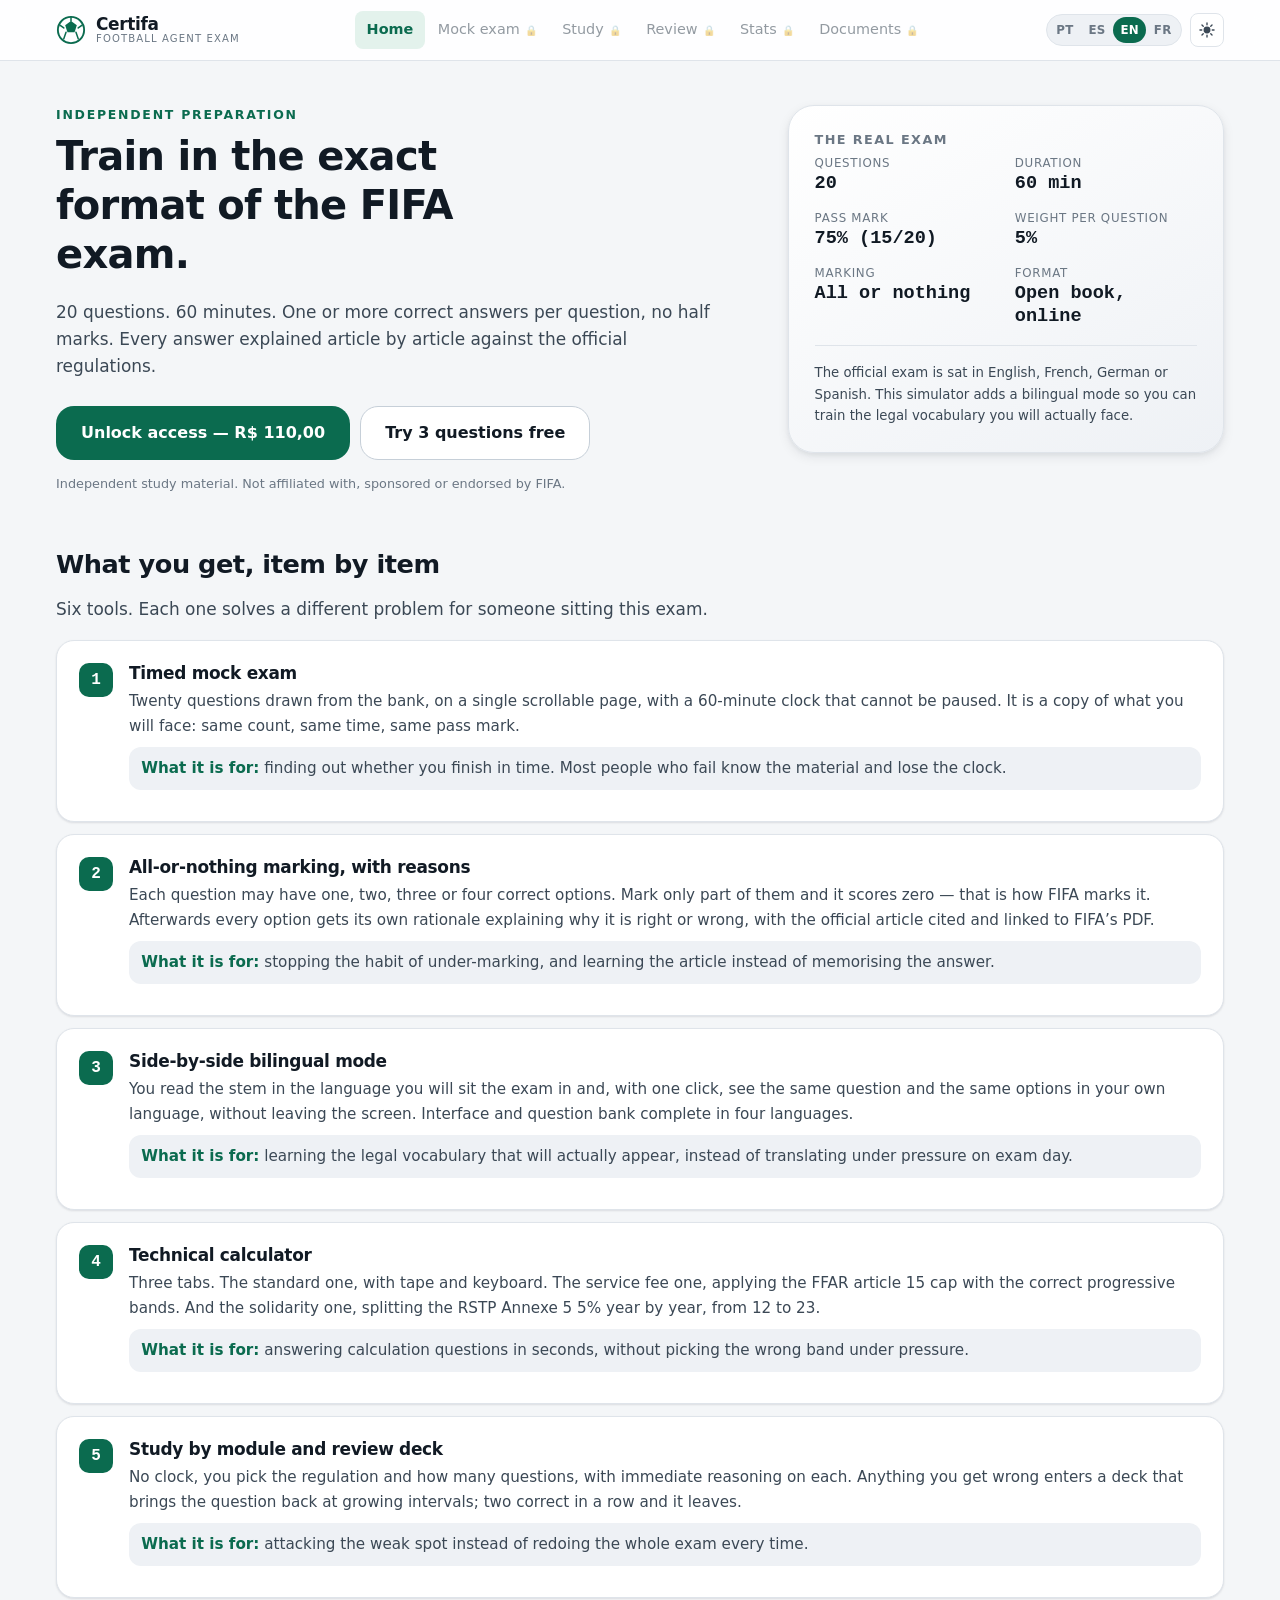
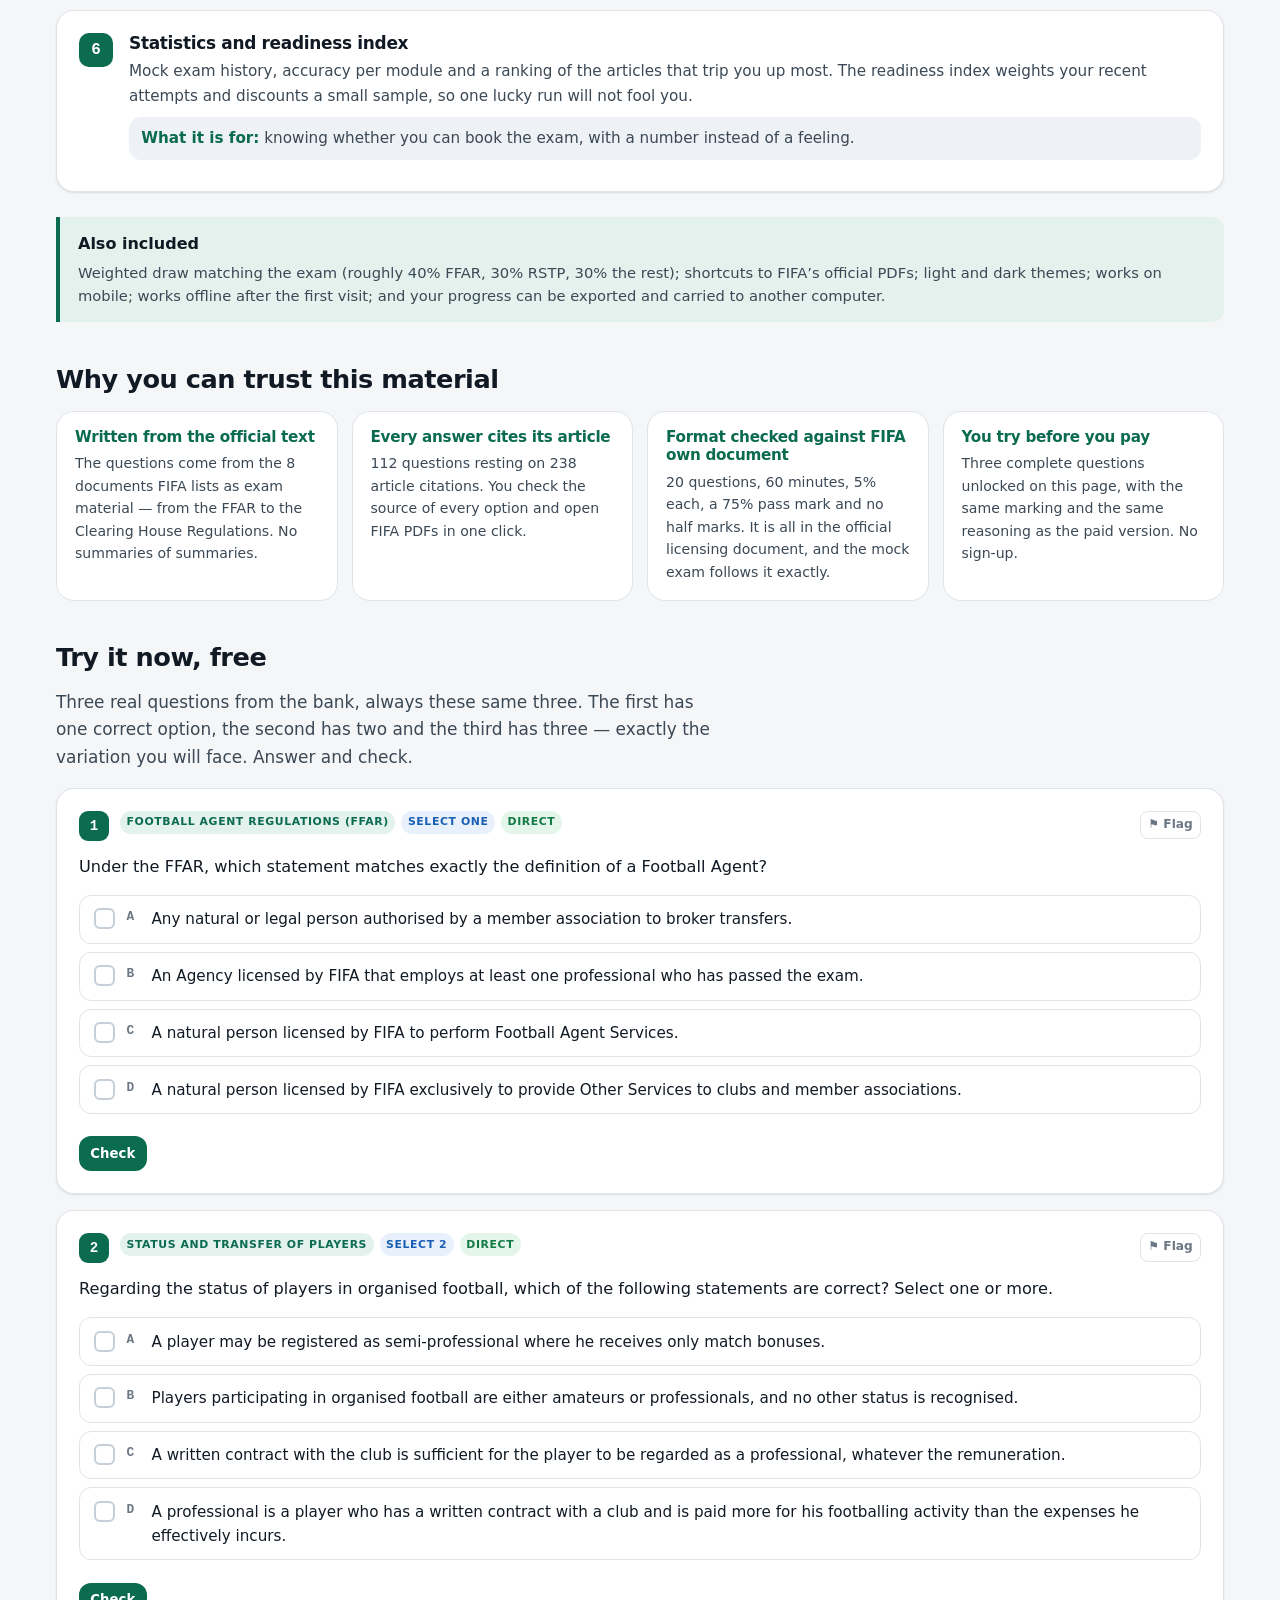
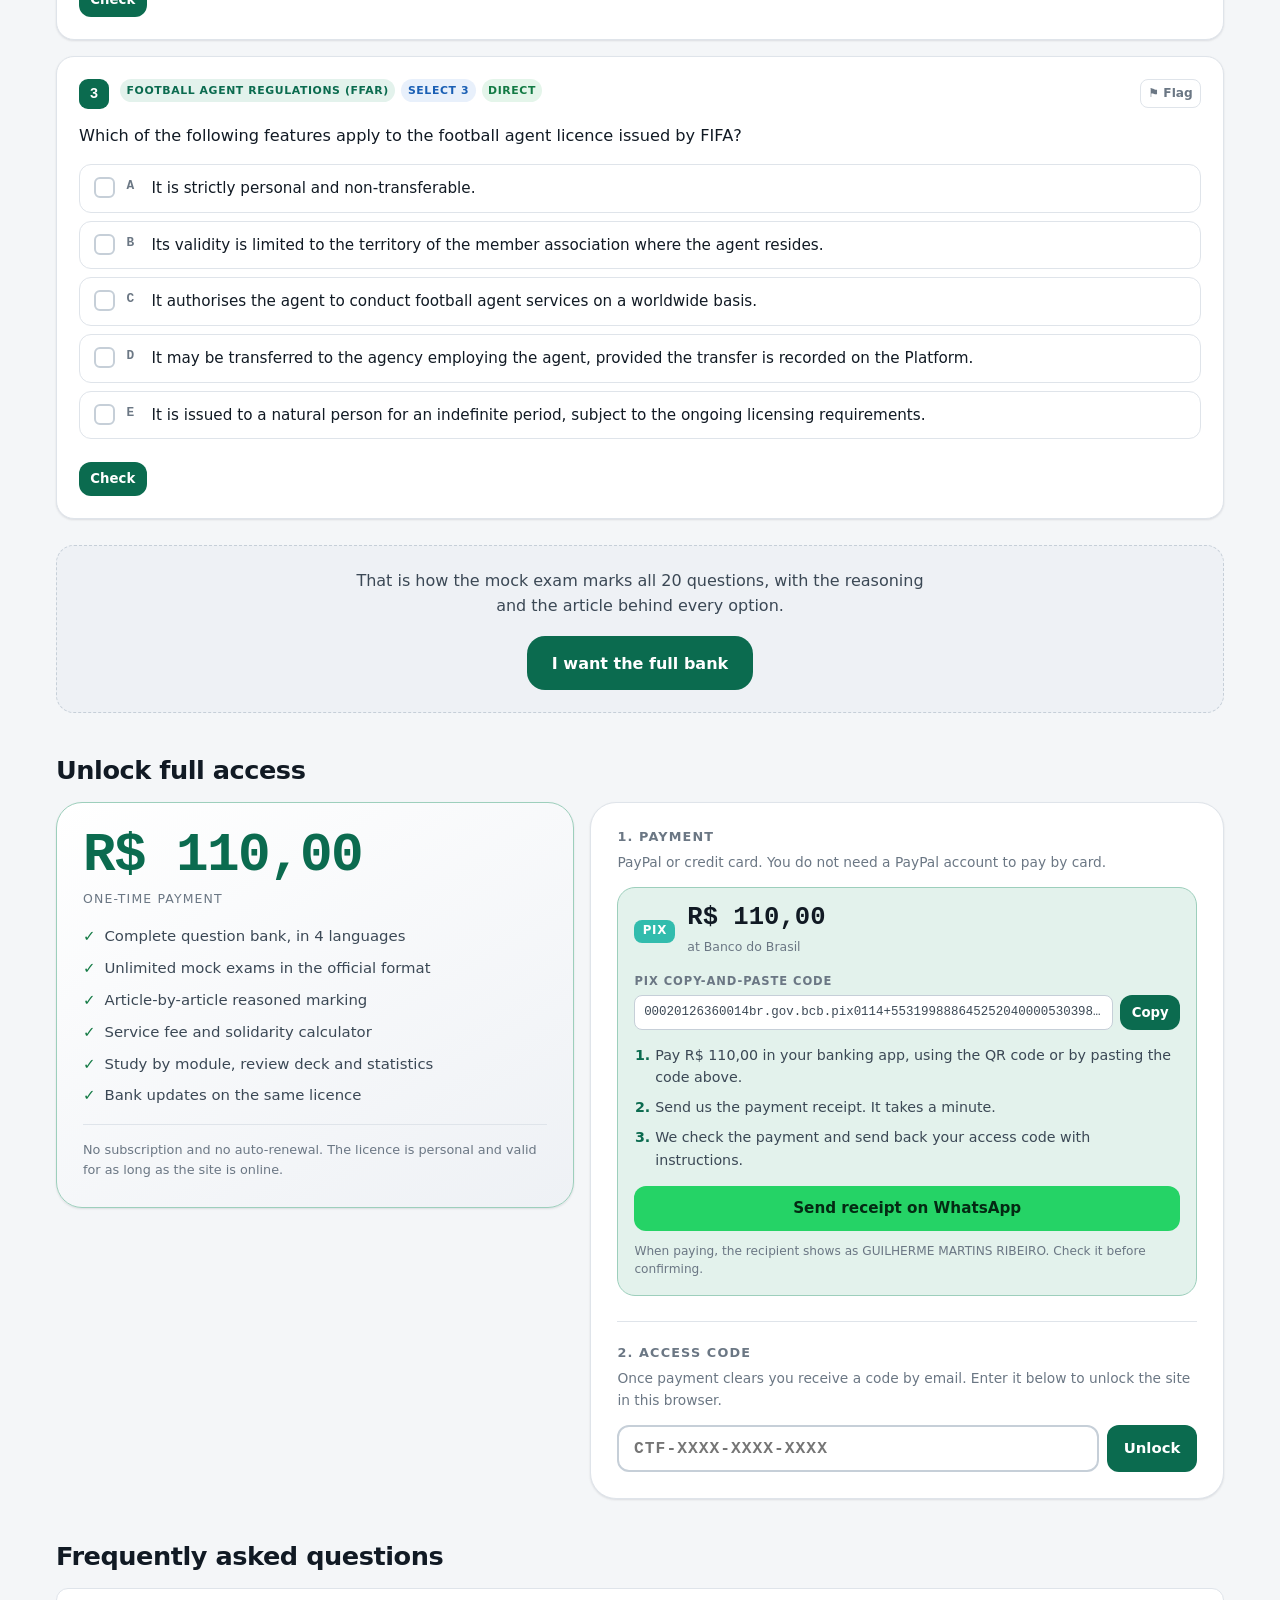
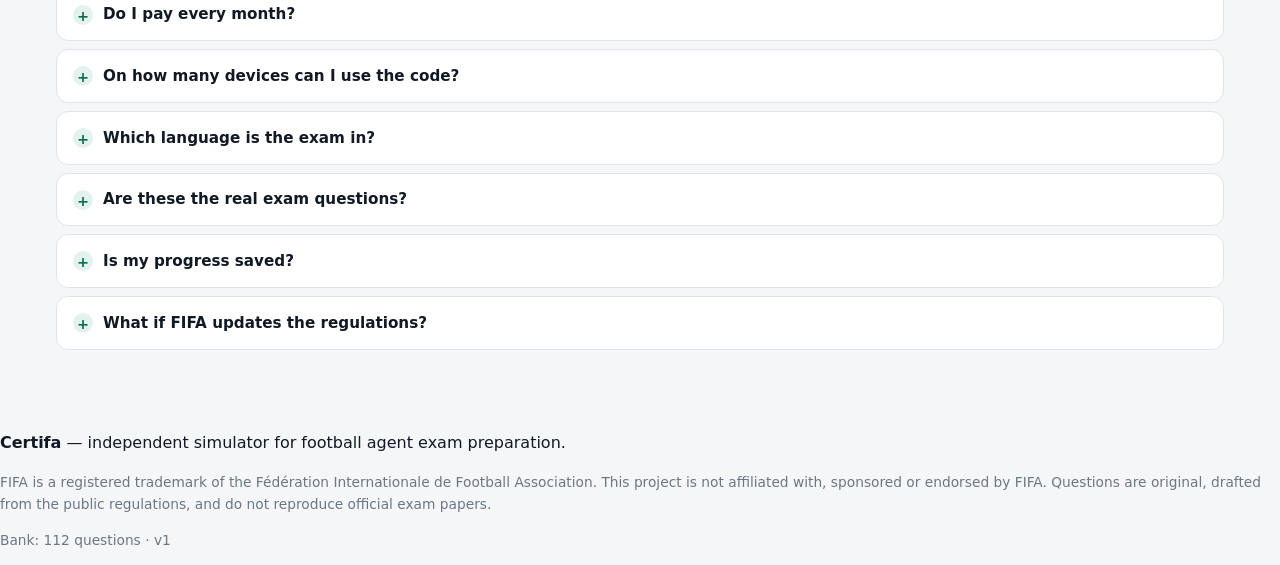
<file: index.html>
<!DOCTYPE html>
<html lang="pt-BR" data-theme="auto">
<head>
<meta charset="utf-8">
<meta name="viewport" content="width=device-width, initial-scale=1, viewport-fit=cover">
<title>Certifa — Simulador do Exame de Agente de Futebol FIFA</title>
<meta name="description" content="Simulador completo do FIFA Football Agent Exam: 20 questoes, 60 minutos, correcao tudo-ou-nada, com fundamentacao nos regulamentos oficiais e traducao em PT-BR, EN, ES e FR.">
<meta name="color-scheme" content="light dark">
<meta name="theme-color" content="#0b6b4f">
<link rel="manifest" href="manifest.webmanifest">
<link rel="icon" href="assets/img/favicon.svg" type="image/svg+xml">
<link rel="apple-touch-icon" href="assets/img/icon-192.png">
<link rel="canonical" href="https://certifa.com.br/">

<!-- Open Graph — como o link aparece ao ser colado no WhatsApp, Facebook, LinkedIn -->
<meta property="og:type" content="website">
<meta property="og:site_name" content="Certifa">
<meta property="og:title" content="Certifa — Simulador do Exame de Agente de Futebol FIFA">
<meta property="og:description" content="20 questoes, 60 minutos, correcao tudo-ou-nada, fundamentada artigo por artigo. Modo bilingue PT-BR/ES/EN/FR. Teste 3 questoes gratis.">
<meta property="og:url" content="https://certifa.com.br/">
<meta property="og:image" content="https://certifa.com.br/assets/img/og-cover.png">
<meta property="og:image:width" content="1200">
<meta property="og:image:height" content="630">
<meta property="og:image:alt" content="Certifa — Simulador do Exame de Agente de Futebol FIFA">
<meta property="og:locale" content="pt_BR">
<meta property="og:locale:alternate" content="es_ES">
<meta property="og:locale:alternate" content="en_US">
<meta property="og:locale:alternate" content="fr_FR">

<!-- Twitter/X -->
<meta name="twitter:card" content="summary_large_image">
<meta name="twitter:title" content="Certifa — Simulador do Exame de Agente de Futebol FIFA">
<meta name="twitter:description" content="20 questoes, 60 minutos, correcao tudo-ou-nada, fundamentada artigo por artigo. Modo bilingue PT-BR/ES/EN/FR.">
<meta name="twitter:image" content="https://certifa.com.br/assets/img/og-cover.png">

<!-- Dados estruturados: ajuda buscadores a entender que e um curso pago.
     O preco abaixo precisa ser atualizado a mao se o valor do Pix mudar
     em _ferramentas/publicar.py — nao ha sincronizacao automatica entre
     este bloco estatico e a configuracao em Python. -->
<script type="application/ld+json">
{
  "@context": "https://schema.org",
  "@type": "Course",
  "name": "Certifa — Simulador do Exame de Agente de Futebol FIFA",
  "description": "Simulador de preparacao para o FIFA Football Agent Exam, no formato oficial: 20 questoes, 60 minutos, uma ou mais alternativas corretas por questao, correcao tudo-ou-nada fundamentada nos regulamentos oficiais da FIFA. Disponivel em portugues, espanhol, ingles e frances.",
  "provider": {
    "@type": "Organization",
    "name": "Certifa",
    "sameAs": "https://certifa.com.br/"
  },
  "url": "https://certifa.com.br/",
  "image": "https://certifa.com.br/assets/img/og-cover.png",
  "inLanguage": ["pt-BR", "es", "en", "fr"],
  "offers": {
    "@type": "Offer",
    "price": "110.00",
    "priceCurrency": "BRL",
    "availability": "https://schema.org/InStock",
    "url": "https://certifa.com.br/"
  }
}
</script>

<link rel="stylesheet" href="assets/css/app.css?v=e4c543dc40">
</head>
<body>

<a class="skip-link" href="#main" data-i18n="a11y.skip">Ir para o conteudo</a>

<!-- ══════════════════════════ HEADER ══════════════════════════ -->
<header class="topbar" id="topbar">
  <div class="topbar__inner">
    <a class="brand" href="#/" aria-label="Certifa">
      <svg class="brand__mark" viewBox="0 0 32 32" aria-hidden="true">
        <circle cx="16" cy="16" r="14" fill="none" stroke="currentColor" stroke-width="2"/>
        <path d="M16 6.5l6.2 4.5-2.4 7.3h-7.6L9.8 11z" fill="currentColor"/>
        <path d="M16 2.5v4M27.5 11l-3.8 2.8M23.7 25.3l-2.4-7M8.3 25.3l2.4-7M4.5 11l3.8 2.8"
              stroke="currentColor" stroke-width="1.6" fill="none" stroke-linecap="round"/>
      </svg>
      <span class="brand__text"><b>Certifa</b><em data-i18n="brand.sub">Football Agent Exam</em></span>
    </a>

    <nav class="mainnav" id="mainnav" aria-label="Principal">
      <a href="#/"           data-route="home"    data-i18n="nav.home">Inicio</a>
      <a href="#/simulado"   data-route="exam"    data-i18n="nav.exam">Simulado</a>
      <a href="#/estudo"     data-route="study"   data-i18n="nav.study">Estudo</a>
      <a href="#/revisao"    data-route="review"  data-i18n="nav.review">Revisao</a>
      <a href="#/estatisticas" data-route="stats" data-i18n="nav.stats">Estatisticas</a>
      <a href="#/documentos" data-route="docs"    data-i18n="nav.docs">Documentos</a>
    </nav>

    <div class="topbar__tools">
      <div class="langswitch" role="group" aria-label="Idioma da interface">
        <button type="button" data-uilang="pt" title="Portugues (Brasil)">PT</button>
        <button type="button" data-uilang="es" title="Espanol">ES</button>
        <button type="button" data-uilang="en" title="English (US)">EN</button>
        <button type="button" data-uilang="fr" title="Francais">FR</button>
      </div>
      <button class="iconbtn" id="themeBtn" type="button" aria-label="Tema" title="Tema">
        <svg viewBox="0 0 24 24" aria-hidden="true" class="ico-sun"><circle cx="12" cy="12" r="4.6" fill="currentColor"/><g stroke="currentColor" stroke-width="1.8" stroke-linecap="round"><path d="M12 2.6v2.4M12 19v2.4M2.6 12h2.4M19 12h2.4M5.3 5.3l1.7 1.7M17 17l1.7 1.7M18.7 5.3L17 7M7 17l-1.7 1.7"/></g></svg>
        <svg viewBox="0 0 24 24" aria-hidden="true" class="ico-moon"><path d="M20 14.4A8.6 8.6 0 019.6 4a8.6 8.6 0 100 17 8.6 8.6 0 0010.4-6.6z" fill="currentColor"/></svg>
      </button>
      <button class="iconbtn burger" id="burger" type="button" aria-label="Menu" aria-expanded="false">
        <svg viewBox="0 0 24 24" aria-hidden="true"><g stroke="currentColor" stroke-width="2" stroke-linecap="round"><path d="M4 7h16M4 12h16M4 17h16"/></g></svg>
      </button>
    </div>
  </div>

  <!-- Barra de exame (visivel apenas durante o simulado) -->
  <div class="exambar" id="exambar" hidden>
    <div class="exambar__inner">
      <div class="clock" id="clock" role="timer" aria-live="off">
        <svg viewBox="0 0 24 24" aria-hidden="true"><circle cx="12" cy="13" r="8.4" fill="none" stroke="currentColor" stroke-width="1.9"/><path d="M12 8.6V13l3 1.8M9 2.6h6" stroke="currentColor" stroke-width="1.9" fill="none" stroke-linecap="round"/></svg>
        <span id="clockText">60:00</span>
      </div>
      <div class="exambar__meta">
        <span class="pill" id="answeredPill">0/20</span>
        <span class="pill pill--flag" id="flagPill" hidden>0</span>
      </div>
      <div class="exambar__actions">
        <button class="btn btn--ghost btn--sm" id="calcToggle" type="button" data-i18n="exam.calculator">Calculadora</button>
        <button class="btn btn--ghost btn--sm" id="navToggle" type="button" data-i18n="exam.navigator">Navegador</button>
        <button class="btn btn--primary btn--sm" id="submitExam" type="button" data-i18n="exam.submit">Entregar</button>
      </div>
    </div>
    <div class="exambar__progress"><i id="examProgress"></i></div>
  </div>
</header>

<!-- ══════════════════════════ MAIN ══════════════════════════ -->
<main id="main" class="main">

  <!-- ─────────── HOME (unica area publica) ─────────── -->
  <section class="view" id="view-home" hidden>

    <div class="hero">
      <div class="hero__text">
        <p class="eyebrow" data-i18n="home.eyebrow">Preparacao independente</p>
        <h1 data-i18n="home.title">Treine no formato exato da prova da FIFA.</h1>
        <p class="lede" data-i18n="home.lede">20 questoes. 60 minutos. Uma ou mais alternativas corretas por questao, sem meio ponto. Correcao com fundamentacao artigo por artigo nos regulamentos oficiais.</p>
        <div class="hero__cta">
          <a class="btn btn--primary btn--lg" href="#acesso" data-preco="home.cta">Liberar acesso</a>
          <a class="btn btn--outline btn--lg" href="#demo" data-i18n="home.ctaDemo">Testar 3 questoes gratis</a>
        </div>
        <p class="microcopy" data-i18n="home.disclaimer">Material de estudo independente. Nao afiliado, patrocinado ou endossado pela FIFA.</p>
      </div>
      <aside class="hero__card">
        <h2 data-i18n="home.factsTitle">A prova real</h2>
        <dl class="facts">
          <div><dt data-i18n="facts.q">Questoes</dt><dd>20</dd></div>
          <div><dt data-i18n="facts.t">Duracao</dt><dd>60 min</dd></div>
          <div><dt data-i18n="facts.p">Nota de corte</dt><dd>75% (15/20)</dd></div>
          <div><dt data-i18n="facts.w">Peso por questao</dt><dd>5%</dd></div>
          <div><dt data-i18n="facts.s">Correcao</dt><dd data-i18n="facts.sv">Tudo ou nada</dd></div>
          <div><dt data-i18n="facts.b">Formato</dt><dd data-i18n="facts.bv">Livro aberto, online</dd></div>
        </dl>
        <p class="hero__note" data-i18n="home.langNote">A prova oficial e aplicada em ingles, frances, alemao ou espanhol — nao ha versao em portugues. Por isso este simulador tem modo bilingue.</p>
      </aside>
    </div>

    <!-- barra de estado da licenca -->
    <div class="licbar licbar--on" id="licBarOn" hidden>
      <div>
        <strong data-i18n="lic.onTitle">Acesso liberado neste navegador</strong>
        <p class="muted small" id="licBarCode"></p>
      </div>
      <div class="licbar__acts">
        <a class="btn btn--primary btn--sm" href="#/simulado" data-i18n="lic.goExam">Ir para o simulado</a>
        <button class="btn btn--ghost btn--sm" id="licLogout" data-i18n="lic.logout">Sair</button>
      </div>
    </div>

    <!-- painel do aluno: so aparece com licenca ativa -->
    <div id="homePanel" hidden>
      <div class="grid grid--3">
        <article class="card card--stat">
          <h3 data-i18n="home.readiness">Indice de prontidao</h3>
          <div class="gauge" id="readinessGauge"><svg viewBox="0 0 120 68" aria-hidden="true"><path class="gauge__bg" d="M10 62a50 50 0 0 1 100 0"/><path class="gauge__fg" id="gaugePath" d="M10 62a50 50 0 0 1 100 0"/></svg><b id="readinessVal">—</b></div>
          <p class="muted small" id="readinessHint" data-i18n="home.readinessHint">Faca um simulado para calcular.</p>
        </article>
        <article class="card">
          <h3 data-i18n="home.nextWindow">Proxima janela de exame</h3>
          <div class="countdown" id="countdown"><span data-unit="d">—</span><span data-unit="h">—</span><span data-unit="m">—</span></div>
          <p class="muted small" id="countdownLabel"></p>
        </article>
        <article class="card">
          <h3 data-i18n="home.lastAttempts">Ultimas tentativas</h3>
          <ul class="attempts" id="lastAttempts"><li class="muted small" data-i18n="home.noAttempts">Nenhuma tentativa ainda.</li></ul>
        </article>
      </div>
      <h2 class="section-title" data-i18n="home.coverage">Cobertura por modulo</h2>
      <div class="modules" id="moduleBars"></div>
    </div>

    <!-- ═════════ O QUE E, ITEM POR ITEM ═════════ -->
    <h2 class="section-title" id="funcoes" data-i18n="home.whatTitle">O que voce recebe, item por item</h2>
    <p class="lede" data-i18n="home.whatLede">Sao seis ferramentas. Cada uma resolve um problema diferente de quem vai prestar o exame.</p>

    <div class="feats" id="featsList">
      <article class="feat">
        <div class="feat__ico" aria-hidden="true">1</div>
        <div class="feat__body">
          <h3 data-i18n="feat.1t">Simulado cronometrado</h3>
          <p data-i18n="feat.1d">Vinte questoes sorteadas do banco, numa unica pagina rolavel, com cronometro de 60 minutos que nao pode ser pausado. E a copia do que voce vai encontrar: mesma quantidade, mesmo tempo, mesma nota de corte.</p>
          <p class="feat__use"><b data-i18n="feat.forWhat">Para que serve:</b> <span data-i18n="feat.1u">descobrir se voce termina no tempo. A maioria dos reprovados sabe a materia e perde o relogio.</span></p>
        </div>
      </article>

      <article class="feat">
        <div class="feat__ico" aria-hidden="true">2</div>
        <div class="feat__body">
          <h3 data-i18n="feat.2t">Correcao tudo ou nada, fundamentada</h3>
          <p data-i18n="feat.2d">Cada questao pode ter uma, duas, tres ou quatro alternativas corretas. Marcou so parte, vale zero — e assim que a FIFA corrige. No fim, cada alternativa recebe uma justificativa propria dizendo por que esta certa ou errada, com o artigo oficial citado e link direto para o PDF da FIFA.</p>
          <p class="feat__use"><b data-i18n="feat.forWhat">Para que serve:</b> <span data-i18n="feat.2u">parar de errar por marcar de menos, e aprender o artigo em vez de decorar a resposta.</span></p>
        </div>
      </article>

      <article class="feat">
        <div class="feat__ico" aria-hidden="true">3</div>
        <div class="feat__body">
          <h3 data-i18n="feat.3t">Modo bilingue lado a lado</h3>
          <p data-i18n="feat.3d">A prova oficial nao existe em portugues. Aqui voce le o enunciado no idioma em que vai prestar — espanhol, ingles ou frances — e, com um clique, ve a mesma questao e as mesmas alternativas em portugues, sem sair da tela. Interface e banco completos nos quatro idiomas.</p>
          <p class="feat__use"><b data-i18n="feat.forWhat">Para que serve:</b> <span data-i18n="feat.3u">aprender o vocabulario juridico que vai cair na prova, em vez de traduzir no susto no dia.</span></p>
        </div>
      </article>

      <article class="feat">
        <div class="feat__ico" aria-hidden="true">4</div>
        <div class="feat__body">
          <h3 data-i18n="feat.4t">Calculadora tecnica</h3>
          <p data-i18n="feat.4d">Tres abas. A comum, com fita e teclado. A de comissao, que aplica o teto do art. 15 do FFAR com a faixa progressiva correta. E a de solidariedade, que reparte os 5% do Anexo 5 do RSTP ano a ano, de 12 a 23 anos.</p>
          <p class="feat__use"><b data-i18n="feat.forWhat">Para que serve:</b> <span data-i18n="feat.4u">responder questao de calculo em segundos, sem errar a faixa de percentual sob pressao.</span></p>
        </div>
      </article>

      <article class="feat">
        <div class="feat__ico" aria-hidden="true">5</div>
        <div class="feat__body">
          <h3 data-i18n="feat.5t">Estudo por modulo e deck de revisao</h3>
          <p data-i18n="feat.5d">Sem cronometro, escolhendo o regulamento e a quantidade, com fundamentacao imediata a cada questao. O que voce errar entra num deck que devolve a questao em intervalos crescentes; dois acertos seguidos e ela sai.</p>
          <p class="feat__use"><b data-i18n="feat.forWhat">Para que serve:</b> <span data-i18n="feat.5u">atacar o ponto fraco em vez de refazer a prova inteira toda vez.</span></p>
        </div>
      </article>

      <article class="feat">
        <div class="feat__ico" aria-hidden="true">6</div>
        <div class="feat__body">
          <h3 data-i18n="feat.6t">Estatisticas e indice de prontidao</h3>
          <p data-i18n="feat.6d">Historico de simulados, acerto por modulo e o ranking dos artigos que mais te derrubam. O indice de prontidao pondera as ultimas tentativas e desconta amostra pequena, entao ele nao te engana depois de um unico acerto de sorte.</p>
          <p class="feat__use"><b data-i18n="feat.forWhat">Para que serve:</b> <span data-i18n="feat.6u">saber se ja da para marcar a prova, com numero em vez de sensacao.</span></p>
        </div>
      </article>
    </div>

    <div class="callout">
      <strong data-i18n="home.extraTitle">Ainda incluso</strong>
      <p data-i18n="home.extraBody">Sorteio ponderado como o do exame (cerca de 40% FFAR, 30% RSTP, 30% os demais); atalhos para os PDFs oficiais da FIFA; tema claro e escuro; funciona no celular; funciona offline depois da primeira visita; e seu progresso pode ser exportado e levado para outro computador.</p>
    </div>

    <!-- ═════════ POR QUE CONFIAR ═════════ -->
    <h2 class="section-title" data-i18n="home.trustTitle">Por que confiar neste material</h2>
    <div class="grid grid--4" id="trustList"></div>

    <!-- Prova social real. Fica oculto ate PROVA_SOCIAL ser preenchido em app.js. -->
    <section id="socialProof" hidden></section>

    <!-- ═════════ DEMONSTRACAO ═════════ -->
    <h2 class="section-title" id="demo" data-i18n="home.demoTitle">Experimente agora, de graca</h2>
    <p class="lede" data-i18n="home.demoLede">Tres questoes reais do banco, sempre estas mesmas. A primeira tem uma alternativa correta, a segunda tem duas e a terceira tem tres — exatamente a variacao que voce vai enfrentar. Marque e confira.</p>
    <div class="qlist qlist--study" id="demoList"></div>
    <div class="demofoot">
      <p data-i18n="home.demoAfter">Foi assim que o simulado corrige as 20 questoes, com a fundamentacao e o artigo de cada alternativa.</p>
      <a class="btn btn--primary btn--lg" href="#acesso" data-i18n="home.demoCta">Quero o banco completo</a>
    </div>

    <!-- ═════════ ACESSO / PAGAMENTO ═════════ -->
    <h2 class="section-title" id="acesso" data-i18n="home.buyTitle">Liberar o acesso completo</h2>
    <div class="paywall">
      <div class="price">
        <div class="price__tag"><b>—</b><small data-i18n="price.once">pagamento unico</small></div>
        <ul class="price__list">
          <li data-i18n="price.i1">Banco completo de questoes, nos 4 idiomas</li>
          <li data-i18n="price.i2">Simulados ilimitados no formato oficial</li>
          <li data-i18n="price.i3">Correcao fundamentada artigo por artigo</li>
          <li data-i18n="price.i4">Calculadora de comissao e solidariedade</li>
          <li data-i18n="price.i5">Estudo por modulo, deck de revisao e estatisticas</li>
          <li data-i18n="price.i6">Atualizacoes do banco na mesma licenca</li>
        </ul>
        <p class="price__note" data-i18n="price.note">Sem assinatura e sem renovacao automatica. A licenca e pessoal e vale enquanto o site estiver no ar.</p>
      </div>

      <div class="checkout">
        <h3 data-i18n="buy.payTitle">1. Pagamento</h3>
        <p class="muted small" data-i18n="buy.payHelp">PayPal ou cartao de credito. Nao e preciso ter conta no PayPal para pagar com cartao.</p>
        <div id="payArea"></div>

        <h3 class="checkout__step2" data-i18n="buy.codeTitle">2. Codigo de acesso</h3>
        <p class="muted small" data-i18n="buy.codeHelp">Depois de confirmado o pagamento voce recebe um codigo por e-mail. Digite-o abaixo para liberar o site neste navegador.</p>
        <form class="codeform" id="codeForm" autocomplete="off">
          <label class="sr-only" for="codeInput" data-i18n="buy.codeLabel">Codigo de acesso</label>
          <input type="text" id="codeInput" placeholder="CTF-XXXX-XXXX-XXXX" spellcheck="false"
                 autocapitalize="characters" maxlength="19" inputmode="text">
          <button class="btn btn--primary" type="submit" id="codeSubmit" data-i18n="buy.unlock">Liberar</button>
        </form>
        <p class="codemsg" id="codeMsg" hidden></p>
      </div>
    </div>

    <!-- ═════════ PERGUNTAS FREQUENTES ═════════ -->
    <h2 class="section-title" data-i18n="home.faqTitle">Perguntas frequentes</h2>
    <div class="faq" id="faqList"></div>

  </section>

  <!-- ─────────── AREA BLOQUEADA ─────────── -->
  <section class="view" id="view-locked" hidden>
    <div class="narrow lockbox">
      <div class="lockbox__ico" aria-hidden="true">
        <svg viewBox="0 0 24 24"><rect x="4.5" y="10.5" width="15" height="10.5" rx="2.4" fill="none" stroke="currentColor" stroke-width="1.8"/><path d="M8 10.5V7.6a4 4 0 018 0v2.9" fill="none" stroke="currentColor" stroke-width="1.8"/><circle cx="12" cy="15.6" r="1.5" fill="currentColor"/></svg>
      </div>
      <h1 data-i18n="locked.title">Area exclusiva de quem tem licenca</h1>
      <p class="lede" data-i18n="locked.lede">Simulado, estudo, revisao, estatisticas e documentos ficam liberados assim que voce inserir o codigo de acesso. O banco de questoes deste site e publicado criptografado: sem licenca, nem o arquivo pode ser lido.</p>
      <div class="rowbtns rowbtns--center">
        <a class="btn btn--primary btn--lg" href="#acesso" data-preco="locked.buy">Liberar acesso</a>
        <a class="btn btn--outline" href="#demo" data-i18n="locked.demo">Ver as 3 questoes gratis</a>
      </div>
    </div>
  </section>

  <!-- ─────────── SETUP DO SIMULADO ─────────── -->
  <section class="view" id="view-setup" hidden>
    <div class="narrow">
      <h1 data-i18n="setup.title">Configurar simulado</h1>
      <p class="lede" data-i18n="setup.lede">Depois de iniciar, o cronometro de 60 minutos nao pode ser pausado — igual ao exame oficial.</p>

      <div class="card">
        <h3 data-i18n="setup.langTitle">Idioma da prova</h3>
        <p class="muted small" data-i18n="setup.langHelp">Escolha o idioma em que voce vai prestar o exame oficial. As questoes serao exibidas nele.</p>
        <div class="chips" id="examLangChips" role="group">
          <button type="button" data-examlang="es">Espanol</button>
          <button type="button" data-examlang="en">English</button>
          <button type="button" data-examlang="fr">Francais</button>
          <button type="button" data-examlang="pt">Portugues (BR)</button>
        </div>
      </div>

      <div class="card">
        <h3 data-i18n="setup.transTitle">Painel de traducao</h3>
        <p class="muted small" data-i18n="setup.transHelp">Idioma de apoio, exibido lado a lado quando voce clicar em "Traduzir" numa questao.</p>
        <div class="chips" id="transLangChips" role="group">
          <button type="button" data-translang="pt">Portugues (BR)</button>
          <button type="button" data-translang="es">Espanol</button>
          <button type="button" data-translang="en">English</button>
          <button type="button" data-translang="fr">Francais</button>
          <button type="button" data-translang="off" data-i18n="setup.transOff">Desligado</button>
        </div>
      </div>

      <div class="card">
        <h3 data-i18n="setup.modeTitle">Rigor</h3>
        <label class="switch"><input type="checkbox" id="optStrict" checked><span></span><b data-i18n="setup.optStrict">Modo fiel: cronometro travado, sem feedback antes de entregar</b></label>
        <label class="switch"><input type="checkbox" id="optShuffle" checked><span></span><b data-i18n="setup.optShuffle">Embaralhar alternativas</b></label>
        <label class="switch"><input type="checkbox" id="optUnseen" checked><span></span><b data-i18n="setup.optUnseen">Priorizar questoes ineditas para mim</b></label>
        <label class="switch"><input type="checkbox" id="optHideCount"><span></span><b data-i18n="setup.optHideCount">Nao revelar quantas alternativas sao corretas</b></label>
      </div>

      <div class="callout">
        <strong data-i18n="setup.tipTitle">Lembre-se</strong>
        <p data-i18n="setup.tipBody">Nao ha desconto por erro. Deixar em branco vale zero, entao sempre chute. E confira se marcou TODAS as corretas: parcialmente certo tambem vale zero.</p>
      </div>

      <div class="rowbtns">
        <button class="btn btn--primary btn--lg" id="beginExam" data-i18n="setup.begin">Comecar — 60:00</button>
        <a class="btn btn--ghost" href="#/" data-i18n="common.cancel">Cancelar</a>
      </div>
    </div>
  </section>

  <!-- ─────────── SIMULADO ─────────── -->
  <section class="view view--exam" id="view-exam" hidden>
    <div class="examlayout">
      <div class="examlayout__main">
        <div class="exam-intro card">
          <h1 data-i18n="exam.title">Simulado oficial — 20 questoes</h1>
          <p class="muted small" data-i18n="exam.instructions">Uma ou mais alternativas podem estar corretas. Marque todas as corretas. Respostas em branco, parcialmente corretas ou incorretas nao recebem pontos.</p>
        </div>
        <form id="examForm" class="qlist"></form>
        <div class="exam-foot">
          <button class="btn btn--primary btn--lg" id="submitExam2" type="button" data-i18n="exam.submit">Entregar prova</button>
        </div>
      </div>
      <aside class="examlayout__side" id="examSide">
        <div class="side-card">
          <h4 data-i18n="exam.navigator">Navegador</h4>
          <div class="qnav" id="qnav"></div>
          <ul class="legend">
            <li><i class="dot dot--done"></i><span data-i18n="exam.legendDone">Respondida</span></li>
            <li><i class="dot dot--flag"></i><span data-i18n="exam.legendFlag">Marcada</span></li>
            <li><i class="dot"></i><span data-i18n="exam.legendTodo">Em branco</span></li>
          </ul>
        </div>
      </aside>
    </div>
  </section>

  <!-- ─────────── RESULTADO ─────────── -->
  <section class="view" id="view-result" hidden>
    <div class="result-head" id="resultHead"></div>
    <div class="grid grid--2" id="resultCharts"></div>
    <div class="review-toolbar">
      <h2 data-i18n="result.reviewTitle">Revisao questao a questao</h2>
      <div class="chips chips--sm" id="reviewFilter" role="group">
        <button type="button" data-filter="all" class="is-on" data-i18n="result.fAll">Todas</button>
        <button type="button" data-filter="wrong" data-i18n="result.fWrong">Erradas</button>
        <button type="button" data-filter="right" data-i18n="result.fRight">Certas</button>
        <button type="button" data-filter="blank" data-i18n="result.fBlank">Em branco</button>
      </div>
    </div>
    <div id="reviewList" class="qlist qlist--review"></div>
    <div class="rowbtns rowbtns--center">
      <button class="btn btn--primary" id="retryExam" data-i18n="result.retry">Novo simulado</button>
      <button class="btn btn--outline" id="addToDeck" data-i18n="result.addDeck">Enviar erros para revisao</button>
      <a class="btn btn--ghost" href="#/estatisticas" data-i18n="result.toStats">Ver estatisticas</a>
    </div>
  </section>

  <!-- ─────────── ESTUDO ─────────── -->
  <section class="view" id="view-study" hidden>
    <div class="narrow">
      <h1 data-i18n="study.title">Estudo por modulo</h1>
      <p class="lede" data-i18n="study.lede">Sem cronometro. Feedback e fundamentacao imediatos a cada questao.</p>
      <div class="card">
        <h3 data-i18n="study.pick">Modulo</h3>
        <div class="chips chips--wrap" id="studyModules" role="group"></div>
      </div>
      <div class="card">
        <h3 data-i18n="study.qty">Quantidade</h3>
        <div class="chips" id="studyQty" role="group">
          <button type="button" data-qty="5">5</button>
          <button type="button" data-qty="10" class="is-on">10</button>
          <button type="button" data-qty="20">20</button>
          <button type="button" data-qty="0" data-i18n="study.all">Tudo</button>
        </div>
      </div>
      <div class="rowbtns"><button class="btn btn--primary btn--lg" id="startStudy" data-i18n="study.start">Comecar</button></div>
    </div>
    <div id="studyRunner" class="qlist qlist--study" hidden></div>
  </section>

  <!-- ─────────── REVISAO (deck de erros) ─────────── -->
  <section class="view" id="view-review" hidden>
    <div class="narrow">
      <h1 data-i18n="review.title">Deck de revisao</h1>
      <p class="lede" data-i18n="review.lede">Suas questoes erradas voltam aqui em intervalos crescentes. Acertou duas vezes seguidas, sai do deck.</p>
      <div class="deckstats" id="deckStats"></div>
      <div class="rowbtns"><button class="btn btn--primary btn--lg" id="startDeck" data-i18n="review.start">Revisar agora</button>
      <button class="btn btn--ghost" id="clearDeck" data-i18n="review.clear">Esvaziar deck</button></div>
    </div>
    <div id="deckRunner" class="qlist qlist--study" hidden></div>
  </section>

  <!-- ─────────── ESTATISTICAS ─────────── -->
  <section class="view" id="view-stats" hidden>
    <h1 data-i18n="stats.title">Estatisticas</h1>
    <div class="grid grid--4" id="statTiles"></div>
    <h2 class="section-title" data-i18n="stats.byModule">Desempenho por modulo</h2>
    <div class="modules" id="statModules"></div>
    <h2 class="section-title" data-i18n="stats.history">Historico de simulados</h2>
    <div class="tablewrap"><table class="table" id="historyTable"><thead><tr>
      <th data-i18n="stats.hDate">Data</th><th data-i18n="stats.hScore">Nota</th><th data-i18n="stats.hPct">%</th>
      <th data-i18n="stats.hTime">Tempo</th><th data-i18n="stats.hLang">Idioma</th><th data-i18n="stats.hRes">Resultado</th>
    </tr></thead><tbody></tbody></table></div>
    <h2 class="section-title" data-i18n="stats.weak">Artigos que mais derrubam voce</h2>
    <div id="weakArticles" class="taglist"></div>
    <div class="rowbtns">
      <button class="btn btn--outline" id="exportData" data-i18n="stats.export">Exportar progresso</button>
      <label class="btn btn--outline" for="importData" data-i18n="stats.import">Importar progresso</label>
      <input type="file" id="importData" accept="application/json" hidden>
      <button class="btn btn--ghost btn--danger" id="resetData" data-i18n="stats.reset">Apagar tudo</button>
    </div>
  </section>

  <!-- ─────────── DOCUMENTOS ─────────── -->
  <section class="view" id="view-docs" hidden>
    <h1 data-i18n="docs.title">Documentos oficiais</h1>
    <p class="lede" data-i18n="docs.lede">O exame e de livro aberto eletronico. Conheca a estrutura de cada documento antes da prova — saber onde procurar vale mais do que decorar.</p>
    <div class="grid grid--2" id="docsGrid"></div>
    <div class="callout callout--warn">
      <strong data-i18n="docs.warnTitle">Atencao a versao</strong>
      <p data-i18n="docs.warnBody">A FIFA atualiza os regulamentos entre as edicoes do exame. Sempre confirme a edicao vigente publicada na plataforma oficial de candidatos antes de estudar.</p>
    </div>
  </section>

</main>

<footer class="foot">
  <div class="foot__inner">
    <p><b>Certifa</b> — <span data-i18n="foot.tag">simulador independente de preparacao para o exame de agente de futebol.</span></p>
    <p class="muted small" data-i18n="foot.legal">FIFA e marca registrada da Federation Internationale de Football Association. Este projeto nao possui vinculo, patrocinio ou endosso da FIFA. As questoes sao originais, elaboradas a partir dos regulamentos publicos, e nao reproduzem provas oficiais.</p>
    <p class="licstamp" id="licStamp" hidden></p>
    <p class="muted small"><span data-i18n="foot.version">Banco</span>: <span id="bankCount">—</span> <span data-i18n="foot.questions">questoes</span> · <span id="bankRev">v1</span></p>
  </div>
</footer>

<!-- ══════════════════════════ CALCULADORA ══════════════════════════ -->
<div class="calc" id="calc" hidden role="dialog" aria-label="Calculadora">
  <div class="calc__head">
    <div class="calc__tabs" role="tablist">
      <button type="button" data-calctab="std" class="is-on" data-i18n="calc.std">Padrao</button>
      <button type="button" data-calctab="fee" data-i18n="calc.fee">Comissao</button>
      <button type="button" data-calctab="sol" data-i18n="calc.sol">Solidariedade</button>
    </div>
    <button class="iconbtn iconbtn--sm" id="calcClose" type="button" aria-label="Fechar">
      <svg viewBox="0 0 24 24" aria-hidden="true"><path d="M6 6l12 12M18 6L6 18" stroke="currentColor" stroke-width="2" stroke-linecap="round"/></svg>
    </button>
  </div>

  <div class="calc__pane" data-pane="std">
    <output class="calc__screen" id="calcScreen">0</output>
    <div class="calc__tape" id="calcTape"></div>
    <div class="calc__keys">
      <button type="button" data-k="C" class="k k--fn">C</button>
      <button type="button" data-k="back" class="k k--fn">⌫</button>
      <button type="button" data-k="%" class="k k--fn">%</button>
      <button type="button" data-k="/" class="k k--op">÷</button>
      <button type="button" data-k="7" class="k">7</button><button type="button" data-k="8" class="k">8</button>
      <button type="button" data-k="9" class="k">9</button><button type="button" data-k="*" class="k k--op">×</button>
      <button type="button" data-k="4" class="k">4</button><button type="button" data-k="5" class="k">5</button>
      <button type="button" data-k="6" class="k">6</button><button type="button" data-k="-" class="k k--op">−</button>
      <button type="button" data-k="1" class="k">1</button><button type="button" data-k="2" class="k">2</button>
      <button type="button" data-k="3" class="k">3</button><button type="button" data-k="+" class="k k--op">+</button>
      <button type="button" data-k="neg" class="k k--fn">±</button><button type="button" data-k="0" class="k">0</button>
      <button type="button" data-k="." class="k">.</button><button type="button" data-k="=" class="k k--eq">=</button>
    </div>
  </div>

  <div class="calc__pane" data-pane="fee" hidden>
    <p class="calc__hint" data-i18n="calc.feeHint">Teto de comissao — FFAR art. 15. Faixa progressiva: ate USD 200.000 de remuneracao anual aplica-se o percentual cheio; sobre o excedente, o percentual reduzido.</p>
    <label class="field"><span data-i18n="calc.remun">Remuneracao anual do jogador (USD)</span><input type="number" id="feeRemun" inputmode="decimal" placeholder="0"></label>
    <label class="field"><span data-i18n="calc.years">Anos de contrato</span><input type="number" id="feeYears" inputmode="numeric" value="1" min="1" step="1"></label>
    <label class="field"><span data-i18n="calc.repType">Quem o agente representa</span>
      <select id="feeRep">
        <option value="single" data-i18n="calc.repSingle">Jogador OU entidade contratante (5% / 3%)</option>
        <option value="dual" data-i18n="calc.repDual">Dupla representacao permitida (10% / 6%)</option>
        <option value="releasing" data-i18n="calc.repRel">Entidade cedente — 10% da compensacao de transferencia</option>
      </select>
    </label>
    <label class="field" id="feeTransferWrap" hidden><span data-i18n="calc.transferFee">Compensacao de transferencia (USD)</span><input type="number" id="feeTransfer" inputmode="decimal" placeholder="0"></label>
    <div class="calc__out" id="feeOut"></div>
    <p class="calc__foot" data-i18n="calc.feeFoot">Pagamentos condicionais nao entram no calculo do teto. Verifique o status de suspensao do art. 15 na sua jurisdicao.</p>
  </div>

  <div class="calc__pane" data-pane="sol" hidden>
    <p class="calc__hint" data-i18n="calc.solHint">Mecanismo de solidariedade — RSTP, Anexo 5. 5% da compensacao, distribuido entre os clubes formadores: 0,25% por ano dos 12 aos 15 anos e 0,5% por ano dos 16 aos 23.</p>
    <label class="field"><span data-i18n="calc.compensation">Compensacao de transferencia (USD)</span><input type="number" id="solComp" inputmode="decimal" placeholder="0"></label>
    <fieldset class="solyears"><legend data-i18n="calc.solYears">Anos civis em que o jogador esteve no clube</legend><div id="solYearsBox"></div></fieldset>
    <div class="calc__out" id="solOut"></div>
  </div>
</div>
<button class="calcfab" id="calcFab" type="button" aria-label="Calculadora" hidden>
  <svg viewBox="0 0 24 24" aria-hidden="true"><rect x="4" y="2.6" width="16" height="18.8" rx="2.6" fill="none" stroke="currentColor" stroke-width="1.9"/><rect x="7" y="5.6" width="10" height="3.4" rx="1" fill="currentColor"/><g fill="currentColor"><circle cx="8.5" cy="12.6" r="1.15"/><circle cx="12" cy="12.6" r="1.15"/><circle cx="15.5" cy="12.6" r="1.15"/><circle cx="8.5" cy="16.3" r="1.15"/><circle cx="12" cy="16.3" r="1.15"/><circle cx="15.5" cy="16.3" r="1.15"/></g></svg>
</button>

<!-- ══════════════════════════ MODAL ══════════════════════════ -->
<div class="modal" id="modal" hidden>
  <div class="modal__box" role="dialog" aria-modal="true" aria-labelledby="modalTitle">
    <h3 id="modalTitle"></h3>
    <div id="modalBody"></div>
    <div class="modal__actions" id="modalActions"></div>
  </div>
</div>

<div class="toast" id="toast" hidden></div>

<script src="assets/js/i18n.js?v=e4c543dc40"></script>
<script src="data/questions.enc.js?v=e4c543dc40"></script>
<script src="data/demo.js?v=e4c543dc40"></script>
<script src="data/licencas.js?v=e4c543dc40"></script>
<script src="data/pix.js?v=e4c543dc40"></script>
<script src="assets/js/store.js?v=e4c543dc40"></script>
<script src="assets/js/access.js?v=e4c543dc40"></script>
<script src="assets/js/calc.js?v=e4c543dc40"></script>
<script src="assets/js/engine.js?v=e4c543dc40"></script>
<script src="assets/js/app.js?v=e4c543dc40"></script>
</body>
</html>
</file>
<file: assets/css/app.css>
/* ============================================================
   Certifa — Simulador do Exame de Agente de Futebol FIFA
   Design system + layout. Sem dependencias externas.
   ============================================================ */

/* ---------- Tokens (light e o default completo) ---------- */
:root{
  --bg:#f4f6f8;
  --bg-elev:#ffffff;
  --surface:#ffffff;
  --surface-2:#eef1f5;
  --line:#dfe4ea;
  --line-strong:#c6cfd8;
  --ink:#111a24;
  --ink-2:#3b4855;
  --muted:#6b7784;
  --brand:#0b6b4f;
  --brand-ink:#ffffff;
  --brand-soft:#e3f2ec;
  --brand-line:#9dcfbc;
  --accent:#b8860b;
  --accent-soft:#fbf2dd;
  --ok:#137a44;
  --ok-soft:#e4f5ea;
  --bad:#b3261e;
  --bad-soft:#fdeceb;
  --warn:#a45b00;
  --warn-soft:#fdf1e0;
  --info:#1a5fb4;
  --info-soft:#e8f0fb;

  --r-sm:8px; --r:12px; --r-lg:18px; --r-xl:26px;
  --sh-1:0 1px 2px rgba(16,24,32,.06), 0 1px 3px rgba(16,24,32,.05);
  --sh-2:0 4px 12px rgba(16,24,32,.08), 0 2px 4px rgba(16,24,32,.05);
  --sh-3:0 18px 44px rgba(16,24,32,.16), 0 4px 12px rgba(16,24,32,.09);

  --ff:"Inter","Segoe UI Variable Text","Segoe UI",system-ui,-apple-system,"Helvetica Neue",Arial,sans-serif;
  --ff-num:"SF Mono",ui-monospace,"Cascadia Mono","Roboto Mono",Consolas,monospace;

  --topbar-h:60px;
  --wrap:1220px;
}

@media (prefers-color-scheme: dark){
  :root:not([data-theme="light"]){
    --bg:#0a1017;
    --bg-elev:#101a24;
    --surface:#111c27;
    --surface-2:#18242f;
    --line:#233240;
    --line-strong:#33475a;
    --ink:#e8eef4;
    --ink-2:#bfcdda;
    --muted:#8b9cab;
    --brand:#2fbf8f;
    --brand-ink:#04150f;
    --brand-soft:#0f2c23;
    --brand-line:#1f6b52;
    --accent:#e0b341;
    --accent-soft:#2a2211;
    --ok:#3fbe74;
    --ok-soft:#0f2a1c;
    --bad:#f2726a;
    --bad-soft:#2c1413;
    --warn:#e39a3c;
    --warn-soft:#2b1f0f;
    --info:#63a4f5;
    --info-soft:#0f1e33;
    --sh-1:0 1px 2px rgba(0,0,0,.5);
    --sh-2:0 6px 18px rgba(0,0,0,.45);
    --sh-3:0 22px 50px rgba(0,0,0,.6);
  }
}
:root[data-theme="dark"]{
  --bg:#0a1017; --bg-elev:#101a24; --surface:#111c27; --surface-2:#18242f;
  --line:#233240; --line-strong:#33475a; --ink:#e8eef4; --ink-2:#bfcdda; --muted:#8b9cab;
  --brand:#2fbf8f; --brand-ink:#04150f; --brand-soft:#0f2c23; --brand-line:#1f6b52;
  --accent:#e0b341; --accent-soft:#2a2211;
  --ok:#3fbe74; --ok-soft:#0f2a1c; --bad:#f2726a; --bad-soft:#2c1413;
  --warn:#e39a3c; --warn-soft:#2b1f0f; --info:#63a4f5; --info-soft:#0f1e33;
  --sh-1:0 1px 2px rgba(0,0,0,.5); --sh-2:0 6px 18px rgba(0,0,0,.45); --sh-3:0 22px 50px rgba(0,0,0,.6);
}

/* ---------- Reset ---------- */
*,*::before,*::after{box-sizing:border-box}
html{-webkit-text-size-adjust:100%}
body{
  margin:0; background:var(--bg); color:var(--ink);
  font:400 16px/1.6 var(--ff);
  -webkit-font-smoothing:antialiased; text-rendering:optimizeLegibility;
  overflow-wrap:break-word;
}
h1,h2,h3,h4{margin:0 0 .5em; line-height:1.22; letter-spacing:-.018em; font-weight:700}
h1{font-size:clamp(1.7rem,3.4vw,2.5rem)}
h2{font-size:clamp(1.28rem,2.2vw,1.6rem)}
h3{font-size:1.06rem}
h4{font-size:.82rem; text-transform:uppercase; letter-spacing:.09em; color:var(--muted); font-weight:700}
p{margin:0 0 1em}
a{color:var(--brand); text-decoration-thickness:1px; text-underline-offset:2px}
ul,ol{margin:0 0 1em; padding-left:1.15em}
img,svg{max-width:100%}
button,input,select,textarea{font:inherit; color:inherit}
button{cursor:pointer}
:focus-visible{outline:2.5px solid var(--brand); outline-offset:2px; border-radius:4px}
[hidden]{display:none !important}
.muted{color:var(--muted)}
.small{font-size:.86rem}
.eyebrow{font-size:.78rem; text-transform:uppercase; letter-spacing:.14em; color:var(--brand); font-weight:700; margin-bottom:.6em}
.lede{font-size:1.06rem; color:var(--ink-2); max-width:62ch}
.microcopy{font-size:.8rem; color:var(--muted); margin-top:1.1em}
.section-title{margin:2.6rem 0 1rem}
.narrow{max-width:760px; margin-inline:auto}
.skip-link{position:absolute; left:-9999px; top:0; background:var(--brand); color:var(--brand-ink); padding:.6em 1em; z-index:200}
.skip-link:focus{left:8px; top:8px}

/* ---------- Topbar ---------- */
.topbar{position:sticky; top:0; z-index:60; background:color-mix(in srgb,var(--bg-elev) 88%,transparent);
  backdrop-filter:saturate(1.6) blur(12px); border-bottom:1px solid var(--line)}
.topbar__inner{max-width:var(--wrap); margin-inline:auto; height:var(--topbar-h); padding:0 clamp(12px,3vw,26px);
  display:flex; align-items:center; gap:clamp(10px,2vw,26px)}
.brand{display:flex; align-items:center; gap:10px; text-decoration:none; color:var(--ink); flex:0 0 auto}
.brand__mark{width:30px; height:30px; color:var(--brand)}
.brand__text{display:flex; flex-direction:column; line-height:1.05}
.brand__text b{font-size:1.06rem; letter-spacing:-.02em}
.brand__text em{font-style:normal; font-size:.63rem; text-transform:uppercase; letter-spacing:.11em; color:var(--muted)}

.mainnav{display:flex; gap:2px; margin-left:auto; flex-wrap:wrap}
.mainnav a{padding:.5em .78em; border-radius:var(--r-sm); text-decoration:none; color:var(--ink-2);
  font-size:.9rem; font-weight:500; white-space:nowrap}
.mainnav a:hover{background:var(--surface-2); color:var(--ink)}
.mainnav a.is-active{background:var(--brand-soft); color:var(--brand); font-weight:650}

.topbar__tools{display:flex; align-items:center; gap:8px; margin-left:auto}
.langswitch{display:flex; background:var(--surface-2); border:1px solid var(--line); border-radius:999px; padding:2px}
.langswitch button{border:0; background:none; padding:.32em .62em; border-radius:999px; font-size:.74rem;
  font-weight:700; letter-spacing:.03em; color:var(--muted)}
.langswitch button:hover{color:var(--ink)}
.langswitch button.is-on{background:var(--brand); color:var(--brand-ink)}
.iconbtn{width:34px; height:34px; display:grid; place-items:center; border:1px solid var(--line);
  background:var(--surface); border-radius:var(--r-sm); color:var(--ink-2)}
.iconbtn:hover{background:var(--surface-2); color:var(--ink)}
.iconbtn svg{width:18px; height:18px}
.iconbtn--sm{width:28px; height:28px; border:0; background:none}
.ico-moon{display:none} :root[data-theme="dark"] .ico-sun{display:none} :root[data-theme="dark"] .ico-moon{display:block}
@media (prefers-color-scheme:dark){:root:not([data-theme="light"]) .ico-sun{display:none} :root:not([data-theme="light"]) .ico-moon{display:block}}
.burger{display:none}

@media (max-width:960px){
  .burger{display:grid}
  .mainnav{position:fixed; inset:var(--topbar-h) 0 auto 0; flex-direction:column; background:var(--bg-elev);
    border-bottom:1px solid var(--line); padding:10px; gap:2px; box-shadow:var(--sh-2); display:none}
  .mainnav.is-open{display:flex}
  .mainnav a{padding:.7em .9em}
  .brand__text em{display:none}
}
@media (max-width:520px){ .langswitch button{padding:.3em .45em; font-size:.68rem} }

/* ---------- Barra do exame ---------- */
.exambar{border-top:1px solid var(--line); background:var(--surface)}
.exambar__inner{max-width:var(--wrap); margin-inline:auto; padding:.5rem clamp(12px,3vw,26px);
  display:flex; align-items:center; gap:12px; flex-wrap:wrap}
.clock{display:flex; align-items:center; gap:7px; font:700 1.32rem/1 var(--ff-num);
  letter-spacing:.02em; font-variant-numeric:tabular-nums; color:var(--ink)}
.clock svg{width:19px; height:19px; color:var(--muted)}
.clock.is-warn{color:var(--warn)} .clock.is-warn svg{color:var(--warn)}
.clock.is-crit{color:var(--bad); animation:pulse 1s ease-in-out infinite} .clock.is-crit svg{color:var(--bad)}
@keyframes pulse{50%{opacity:.45}}
@media (prefers-reduced-motion:reduce){.clock.is-crit{animation:none}}
.exambar__meta{display:flex; gap:6px}
.exambar__actions{margin-left:auto; display:flex; gap:6px}
.exambar__progress{height:3px; background:var(--surface-2)}
.exambar__progress i{display:block; height:100%; width:0; background:var(--brand); transition:width .25s ease}
.pill{display:inline-flex; align-items:center; gap:5px; padding:.24em .62em; border-radius:999px;
  background:var(--surface-2); border:1px solid var(--line); font:600 .8rem/1.5 var(--ff-num); color:var(--ink-2)}
.pill--flag{background:var(--warn-soft); border-color:transparent; color:var(--warn)}
.pill--flag::before{content:"⚑"}

/* ---------- Main ---------- */
.main{max-width:var(--wrap); margin-inline:auto; padding:clamp(20px,4vw,44px) clamp(12px,3vw,26px) 80px}
.view--exam{max-width:none}

/* ---------- Botoes ---------- */
.btn{display:inline-flex; align-items:center; justify-content:center; gap:.5em; border:1px solid transparent;
  border-radius:var(--r); padding:.62em 1.05em; font-size:.93rem; font-weight:600; text-decoration:none;
  transition:background .14s,border-color .14s,color .14s,transform .06s; white-space:nowrap}
.btn:active{transform:translateY(1px)}
.btn--primary{background:var(--brand); color:var(--brand-ink)}
.btn--primary:hover{filter:brightness(1.08)}
.btn--outline{border-color:var(--line-strong); background:var(--surface); color:var(--ink)}
.btn--outline:hover{border-color:var(--brand); color:var(--brand)}
.btn--ghost{background:transparent; color:var(--ink-2)}
.btn--ghost:hover{background:var(--surface-2); color:var(--ink)}
.btn--danger{color:var(--bad)} .btn--danger:hover{background:var(--bad-soft)}
.btn--lg{padding:.82em 1.5em; font-size:1rem; border-radius:var(--r-lg)}
.btn--sm{padding:.42em .78em; font-size:.83rem}
.btn[disabled]{opacity:.45; pointer-events:none}
.rowbtns{display:flex; gap:10px; flex-wrap:wrap; margin-top:1.4rem}
.rowbtns--center{justify-content:center; margin-top:2.4rem}

/* ---------- Cards e grids ---------- */
.card{background:var(--surface); border:1px solid var(--line); border-radius:var(--r-lg);
  padding:clamp(16px,2.4vw,22px); box-shadow:var(--sh-1); margin-bottom:1rem}
.card > :last-child{margin-bottom:0}
.grid{display:grid; gap:14px}
.grid--2{grid-template-columns:repeat(auto-fit,minmax(300px,1fr))}
.grid--3{grid-template-columns:repeat(auto-fit,minmax(258px,1fr))}
.grid--4{grid-template-columns:repeat(auto-fit,minmax(190px,1fr))}

.callout{border-left:4px solid var(--brand); background:var(--brand-soft); border-radius:0 var(--r) var(--r) 0;
  padding:14px 18px; margin:1.2rem 0}
.callout strong{display:block; margin-bottom:.25em}
.callout p{margin:0; font-size:.92rem; color:var(--ink-2)}
.callout--warn{border-color:var(--warn); background:var(--warn-soft)}

/* ---------- Hero ---------- */
.hero{display:grid; grid-template-columns:1.35fr .85fr; gap:clamp(18px,3vw,42px); align-items:start;
  margin-bottom:2.6rem}
@media (max-width:900px){.hero{grid-template-columns:1fr}}
.hero__text h1{max-width:16ch}
.hero__cta{display:flex; gap:10px; flex-wrap:wrap; margin-top:1.6rem}
.hero__card{background:linear-gradient(150deg,var(--surface),var(--surface-2));
  border:1px solid var(--line); border-radius:var(--r-xl); padding:clamp(18px,2.6vw,26px); box-shadow:var(--sh-2)}
.hero__card h2{font-size:.8rem; text-transform:uppercase; letter-spacing:.11em; color:var(--muted)}
.facts{display:grid; grid-template-columns:1fr 1fr; gap:14px 18px; margin:0 0 1.1rem}
.facts div{min-width:0}
.facts dt{font-size:.74rem; text-transform:uppercase; letter-spacing:.06em; color:var(--muted)}
.facts dd{margin:0; font:700 1.16rem/1.2 var(--ff-num); color:var(--ink)}
.hero__note{font-size:.83rem; color:var(--ink-2); border-top:1px solid var(--line); padding-top:1rem; margin:0}

/* ---------- Gauge / countdown / attempts ---------- */
.card--stat{text-align:center}
.gauge{position:relative; max-width:190px; margin:0 auto .4rem}
.gauge svg{width:100%; display:block; overflow:visible}
.gauge path{fill:none; stroke-width:11; stroke-linecap:round}
.gauge__bg{stroke:var(--surface-2)}
.gauge__fg{stroke:var(--brand); stroke-dasharray:157; stroke-dashoffset:157; transition:stroke-dashoffset .8s cubic-bezier(.4,0,.2,1)}
.gauge b{position:absolute; left:0; right:0; bottom:2px; font:700 1.6rem/1 var(--ff-num)}
.countdown{display:flex; gap:8px; justify-content:center; margin:.6rem 0}
.countdown span{flex:1; background:var(--surface-2); border-radius:var(--r); padding:.5rem .2rem;
  font:700 1.34rem/1.1 var(--ff-num); text-align:center; position:relative}
.countdown span::after{content:attr(data-unit); display:block; font:600 .6rem/1.6 var(--ff);
  text-transform:uppercase; letter-spacing:.09em; color:var(--muted)}
.attempts{list-style:none; padding:0; margin:0}
.attempts li{display:flex; align-items:center; gap:10px; padding:.5em 0; border-bottom:1px solid var(--line); font-size:.9rem}
.attempts li:last-child{border:0}
.attempts b{font-family:var(--ff-num)}
.attempts .tagres{margin-left:auto; font-size:.72rem; font-weight:700; padding:.16em .55em; border-radius:999px}
.tagres--pass{background:var(--ok-soft); color:var(--ok)}
.tagres--fail{background:var(--bad-soft); color:var(--bad)}

/* ---------- Barras por modulo ---------- */
.modules{display:grid; gap:9px}
.modbar{display:grid; grid-template-columns:minmax(140px,1.15fr) 3fr auto; gap:12px; align-items:center;
  background:var(--surface); border:1px solid var(--line); border-radius:var(--r); padding:10px 14px}
.modbar__name{font-size:.9rem; font-weight:600; min-width:0}
.modbar__name small{display:block; font-weight:400; color:var(--muted); font-size:.74rem}
.modbar__track{height:9px; background:var(--surface-2); border-radius:999px; overflow:hidden}
.modbar__fill{height:100%; background:var(--brand); border-radius:999px; transition:width .6s ease}
.modbar__fill.is-low{background:var(--bad)} .modbar__fill.is-mid{background:var(--warn)}
.modbar__val{font:700 .88rem/1 var(--ff-num); color:var(--ink-2); min-width:60px; text-align:right}
@media (max-width:620px){.modbar{grid-template-columns:1fr auto; gap:6px} .modbar__track{grid-column:1/-1}}

/* ---------- Chips / switches / campos ---------- */
.chips{display:flex; gap:8px; flex-wrap:wrap}
.chips--wrap{gap:7px}
.chips button{border:1px solid var(--line-strong); background:var(--surface); color:var(--ink-2);
  border-radius:999px; padding:.44em .95em; font-size:.87rem; font-weight:550}
.chips button:hover{border-color:var(--brand); color:var(--brand)}
.chips button.is-on{background:var(--brand); border-color:var(--brand); color:var(--brand-ink)}
.chips--sm button{padding:.3em .72em; font-size:.8rem}
.switch{display:flex; align-items:center; gap:11px; padding:.5em 0; cursor:pointer}
.switch input{position:absolute; opacity:0; width:0; height:0}
.switch span{flex:0 0 auto; width:40px; height:23px; border-radius:999px; background:var(--line-strong);
  position:relative; transition:background .18s}
.switch span::after{content:""; position:absolute; top:3px; left:3px; width:17px; height:17px; border-radius:50%;
  background:#fff; transition:transform .18s; box-shadow:0 1px 3px rgba(0,0,0,.3)}
.switch input:checked + span{background:var(--brand)}
.switch input:checked + span::after{transform:translateX(17px)}
.switch input:focus-visible + span{outline:2.5px solid var(--brand); outline-offset:2px}
.switch b{font-weight:500; font-size:.92rem}
.field{display:block; margin-bottom:.85rem}
.field span{display:block; font-size:.8rem; font-weight:600; color:var(--ink-2); margin-bottom:.3em}
.field input,.field select{width:100%; padding:.58em .75em; border:1px solid var(--line-strong);
  border-radius:var(--r-sm); background:var(--bg-elev); font-family:var(--ff-num)}
.field select{font-family:var(--ff)}
.field input:focus,.field select:focus{border-color:var(--brand); outline:none; box-shadow:0 0 0 3px var(--brand-soft)}

/* ---------- Layout do simulado ---------- */
.examlayout{display:grid; grid-template-columns:minmax(0,1fr) 250px; gap:26px;
  max-width:var(--wrap); margin-inline:auto}
@media (max-width:1080px){
  .examlayout{grid-template-columns:1fr}
  .examlayout__side{position:fixed; right:12px; bottom:12px; z-index:70; width:min(300px,92vw); display:none}
  .examlayout__side.is-open{display:block}
}
.examlayout__side{position:sticky; top:calc(var(--topbar-h) + 56px); align-self:start; max-height:calc(100vh - var(--topbar-h) - 76px); overflow:auto}
.side-card{background:var(--surface); border:1px solid var(--line); border-radius:var(--r-lg); padding:14px; box-shadow:var(--sh-2)}
.qnav{display:grid; grid-template-columns:repeat(5,1fr); gap:6px; margin:.6rem 0 .9rem}
.qnav button{aspect-ratio:1; border:1px solid var(--line-strong); background:var(--surface); border-radius:var(--r-sm);
  font:600 .82rem/1 var(--ff-num); color:var(--ink-2); display:grid; place-items:center; position:relative}
.qnav button:hover{border-color:var(--brand)}
.qnav button.is-done{background:var(--brand-soft); border-color:var(--brand-line); color:var(--brand)}
.qnav button.is-flag::after{content:""; position:absolute; top:2px; right:2px; width:6px; height:6px;
  border-radius:50%; background:var(--warn)}
.qnav button.is-current{outline:2px solid var(--brand); outline-offset:1px}
.legend{list-style:none; padding:0; margin:0; display:grid; gap:5px; font-size:.76rem; color:var(--muted)}
.legend li{display:flex; align-items:center; gap:7px}
.dot{width:10px; height:10px; border-radius:3px; border:1px solid var(--line-strong); background:var(--surface)}
.dot--done{background:var(--brand-soft); border-color:var(--brand-line)}
.dot--flag{background:var(--warn)}

.exam-intro{margin-bottom:16px}
.exam-foot{margin-top:26px; text-align:center}

/* ---------- Questoes ---------- */
.qlist{display:grid; gap:16px}
.q{background:var(--surface); border:1px solid var(--line); border-radius:var(--r-lg);
  padding:clamp(15px,2.2vw,22px); box-shadow:var(--sh-1); scroll-margin-top:calc(var(--topbar-h) + 70px)}
.q.is-flagged{border-color:var(--warn); box-shadow:0 0 0 1px var(--warn)}
.q__head{display:flex; align-items:flex-start; gap:11px; margin-bottom:.85rem; flex-wrap:wrap}
.q__num{flex:0 0 auto; width:30px; height:30px; border-radius:9px; background:var(--brand); color:var(--brand-ink);
  display:grid; place-items:center; font:700 .88rem/1 var(--ff-num)}
.q__badges{display:flex; gap:6px; flex-wrap:wrap; align-items:center; flex:1 1 auto; min-width:0}
.badge{font-size:.68rem; font-weight:700; text-transform:uppercase; letter-spacing:.055em;
  padding:.26em .6em; border-radius:999px; background:var(--surface-2); color:var(--muted); white-space:nowrap}
.badge--multi{background:var(--info-soft); color:var(--info)}
.badge--mod{background:var(--brand-soft); color:var(--brand)}
.badge--d1{background:var(--ok-soft); color:var(--ok)}
.badge--d2{background:var(--warn-soft); color:var(--warn)}
.badge--d3{background:var(--bad-soft); color:var(--bad)}
.q__tools{display:flex; gap:4px; margin-left:auto}
.qtool{border:1px solid var(--line); background:var(--surface); border-radius:var(--r-sm); padding:.3em .6em;
  font-size:.76rem; font-weight:600; color:var(--muted); display:inline-flex; align-items:center; gap:4px}
.qtool:hover{border-color:var(--brand); color:var(--brand)}
.qtool.is-on{background:var(--warn-soft); border-color:var(--warn); color:var(--warn)}
.qtool.is-on-t{background:var(--info-soft); border-color:var(--info); color:var(--info)}
.q__stem{font-size:1.01rem; line-height:1.55; margin-bottom:1rem; color:var(--ink)}
.q__stem strong{font-weight:700}

.opts{display:grid; gap:8px; list-style:none; padding:0; margin:0}
.opt{display:flex; gap:11px; align-items:flex-start; padding:.7em .9em; border:1px solid var(--line);
  border-radius:var(--r); background:var(--bg-elev); cursor:pointer; transition:border-color .12s,background .12s}
.opt:hover{border-color:var(--brand-line); background:var(--brand-soft)}
.opt input{position:absolute; opacity:0; width:0; height:0}
.opt__box{flex:0 0 auto; width:21px; height:21px; border:2px solid var(--line-strong); border-radius:6px;
  display:grid; place-items:center; margin-top:1px; transition:background .12s,border-color .12s}
.opt__box::after{content:""; width:10px; height:6px; border-left:2.4px solid #fff; border-bottom:2.4px solid #fff;
  transform:rotate(-45deg) scale(0); transition:transform .14s; margin-top:-3px}
.opt input:checked ~ .opt__box{background:var(--brand); border-color:var(--brand)}
.opt input:checked ~ .opt__box::after{transform:rotate(-45deg) scale(1)}
.opt input:focus-visible ~ .opt__box{outline:2.5px solid var(--brand); outline-offset:2px}
.opt:has(input:checked){border-color:var(--brand); background:var(--brand-soft)}
.opt__key{flex:0 0 auto; font:700 .8rem/1.5 var(--ff-num); color:var(--muted); width:1.1em}
.opt__text{flex:1 1 auto; min-width:0; font-size:.95rem}

/* painel de traducao */
.trans{margin-top:.9rem; border-top:1px dashed var(--line-strong); padding-top:.9rem}
.trans__label{font-size:.68rem; text-transform:uppercase; letter-spacing:.1em; font-weight:700;
  color:var(--info); margin-bottom:.5em; display:flex; align-items:center; gap:6px}
.trans__label::before{content:""; width:14px; height:2px; background:var(--info); border-radius:2px}
.trans__stem{font-size:.94rem; color:var(--ink-2); margin-bottom:.6em}
.trans__opts{list-style:none; padding:0; margin:0; display:grid; gap:4px; font-size:.88rem; color:var(--ink-2)}
.trans__opts li{display:flex; gap:9px}
.trans__opts b{font-family:var(--ff-num); color:var(--muted); font-weight:700}

/* ---------- Revisao / gabarito ---------- */
.qlist--review .q{border-left:4px solid var(--line-strong)}
.q.is-right{border-left-color:var(--ok)}
.q.is-wrong{border-left-color:var(--bad)}
.q.is-blank{border-left-color:var(--muted)}
.verdict{display:inline-flex; align-items:center; gap:6px; font-size:.74rem; font-weight:700;
  padding:.26em .65em; border-radius:999px; text-transform:uppercase; letter-spacing:.05em}
.verdict--right{background:var(--ok-soft); color:var(--ok)}
.verdict--wrong{background:var(--bad-soft); color:var(--bad)}
.verdict--blank{background:var(--surface-2); color:var(--muted)}

.ropt{display:flex; gap:11px; align-items:flex-start; padding:.7em .9em; border:1px solid var(--line);
  border-radius:var(--r); background:var(--bg-elev); margin-bottom:8px}
.ropt--correct{border-color:var(--ok); background:var(--ok-soft)}
.ropt--missed{border-color:var(--ok); background:var(--ok-soft); border-style:dashed}
.ropt--wrong{border-color:var(--bad); background:var(--bad-soft)}
.ropt__mark{flex:0 0 auto; width:22px; height:22px; border-radius:50%; display:grid; place-items:center;
  font-size:.8rem; font-weight:800; margin-top:1px}
.ropt--correct .ropt__mark,.ropt--missed .ropt__mark{background:var(--ok); color:#fff}
.ropt--wrong .ropt__mark{background:var(--bad); color:#fff}
.ropt--neutral .ropt__mark{background:var(--surface-2); color:var(--muted)}
.ropt__body{flex:1 1 auto; min-width:0}
.ropt__text{font-size:.94rem}
.ropt__why{font-size:.85rem; color:var(--ink-2); margin-top:.3em}
.ropt__tag{font-size:.66rem; font-weight:700; text-transform:uppercase; letter-spacing:.06em;
  padding:.14em .5em; border-radius:999px; margin-left:.4em; vertical-align:.1em}
.ropt__tag--you{background:var(--info-soft); color:var(--info)}
.ropt__tag--missed{background:var(--warn-soft); color:var(--warn)}

.explain{margin-top:1rem; background:var(--surface-2); border-radius:var(--r); padding:14px 16px}
.explain h5{margin:0 0 .4em; font-size:.72rem; text-transform:uppercase; letter-spacing:.1em; color:var(--muted)}
.explain p{margin:0 0 .7em; font-size:.93rem; color:var(--ink-2)}
.explain p:last-child{margin:0}
.cite{display:flex; flex-wrap:wrap; gap:6px; align-items:center; font-size:.8rem}
.cite a,.cite span{background:var(--bg-elev); border:1px solid var(--line-strong); border-radius:999px;
  padding:.2em .68em; text-decoration:none; color:var(--ink-2); font-family:var(--ff-num); font-size:.76rem}
.cite a:hover{border-color:var(--brand); color:var(--brand)}

/* ---------- Resultado ---------- */
.result-head{background:linear-gradient(150deg,var(--surface),var(--surface-2)); border:1px solid var(--line);
  border-radius:var(--r-xl); padding:clamp(20px,3.4vw,36px); margin-bottom:20px; box-shadow:var(--sh-2);
  display:grid; grid-template-columns:auto 1fr; gap:clamp(18px,3vw,38px); align-items:center}
@media (max-width:720px){.result-head{grid-template-columns:1fr; text-align:center; justify-items:center}}
.scorering{position:relative; width:158px; height:158px; flex:0 0 auto}
.scorering svg{transform:rotate(-90deg); width:100%; height:100%}
.scorering circle{fill:none; stroke-width:13; stroke-linecap:round}
.scorering .ring-bg{stroke:var(--surface-2)}
.scorering .ring-fg{stroke:var(--ok); stroke-dasharray:408; stroke-dashoffset:408; transition:stroke-dashoffset 1s cubic-bezier(.4,0,.2,1)}
.scorering.is-fail .ring-fg{stroke:var(--bad)}
.scorering__mid{position:absolute; inset:0; display:grid; place-content:center; text-align:center}
.scorering__mid b{font:700 2.5rem/1 var(--ff-num)}
.scorering__mid small{font-size:.76rem; color:var(--muted)}
.result-verdict{font-size:clamp(1.5rem,3vw,2.1rem); margin-bottom:.25em}
.result-verdict.is-pass{color:var(--ok)} .result-verdict.is-fail{color:var(--bad)}
.result-meta{display:flex; gap:10px 22px; flex-wrap:wrap; margin-top:1rem}
.result-meta div{min-width:88px}
.result-meta dt{font-size:.7rem; text-transform:uppercase; letter-spacing:.08em; color:var(--muted)}
.result-meta dd{margin:0; font:700 1.06rem/1.3 var(--ff-num)}
.review-toolbar{display:flex; align-items:center; gap:14px; flex-wrap:wrap; margin:2.2rem 0 1rem}
.review-toolbar h2{margin:0}
.review-toolbar .chips{margin-left:auto}

/* ---------- Tabela e tiles ---------- */
.tile{background:var(--surface); border:1px solid var(--line); border-radius:var(--r-lg); padding:16px 18px}
.tile b{display:block; font:700 1.75rem/1.1 var(--ff-num); margin-bottom:.12em}
.tile span{font-size:.8rem; color:var(--muted)}
.tablewrap{overflow-x:auto; border:1px solid var(--line); border-radius:var(--r-lg); background:var(--surface)}
.table{width:100%; border-collapse:collapse; font-size:.9rem; min-width:520px}
.table th,.table td{padding:.7em .9em; text-align:left; border-bottom:1px solid var(--line); white-space:nowrap}
.table th{font-size:.72rem; text-transform:uppercase; letter-spacing:.07em; color:var(--muted); font-weight:700}
.table tbody tr:last-child td{border-bottom:0}
.table td:nth-child(2),.table td:nth-child(3),.table td:nth-child(4){font-family:var(--ff-num)}
.taglist{display:flex; flex-wrap:wrap; gap:8px}
.taglist span{background:var(--surface); border:1px solid var(--line); border-radius:999px; padding:.34em .8em;
  font-size:.82rem; display:inline-flex; gap:7px; align-items:center}
.taglist b{color:var(--bad); font-family:var(--ff-num)}
.deckstats{display:flex; gap:12px; flex-wrap:wrap; margin:1rem 0}
.deckstats div{background:var(--surface); border:1px solid var(--line); border-radius:var(--r); padding:12px 16px; flex:1 1 120px}
.deckstats b{display:block; font:700 1.5rem/1.1 var(--ff-num)}
.deckstats span{font-size:.76rem; color:var(--muted)}

/* ---------- Documentos ---------- */
.doccard{display:flex; flex-direction:column; gap:.5rem}
.doccard__top{display:flex; align-items:center; gap:10px}
.doccard__w{margin-left:auto; font:700 .8rem/1 var(--ff-num); color:var(--brand); background:var(--brand-soft);
  padding:.32em .6em; border-radius:999px}
.doccard ul{margin:.2rem 0 .6rem; padding-left:1.1em; font-size:.88rem; color:var(--ink-2)}
.doccard ul li{margin-bottom:.2em}

/* ---------- Calculadora ---------- */
.calc{position:fixed; right:16px; bottom:78px; z-index:90; width:min(330px,calc(100vw - 24px));
  background:var(--surface); border:1px solid var(--line-strong); border-radius:var(--r-lg);
  box-shadow:var(--sh-3); overflow:hidden}
.calc__head{display:flex; align-items:center; gap:6px; padding:8px 8px 8px 10px; border-bottom:1px solid var(--line);
  background:var(--surface-2)}
.calc__tabs{display:flex; gap:3px; flex:1 1 auto}
.calc__tabs button{border:0; background:none; padding:.34em .6em; border-radius:var(--r-sm);
  font-size:.78rem; font-weight:650; color:var(--muted)}
.calc__tabs button.is-on{background:var(--brand); color:var(--brand-ink)}
.calc__pane{padding:12px}
.calc__screen{display:block; background:var(--bg-elev); border:1px solid var(--line); border-radius:var(--r-sm);
  padding:.5em .7em; font:700 1.75rem/1.25 var(--ff-num); text-align:right; overflow-x:auto; white-space:nowrap;
  font-variant-numeric:tabular-nums}
.calc__tape{min-height:1.1em; font:400 .74rem/1.5 var(--ff-num); color:var(--muted); text-align:right; padding:.25em .2em}
.calc__keys{display:grid; grid-template-columns:repeat(4,1fr); gap:6px}
.k{border:1px solid var(--line); background:var(--bg-elev); border-radius:var(--r-sm); padding:.62em 0;
  font:600 1.02rem/1 var(--ff-num)}
.k:hover{background:var(--surface-2)}
.k--op{background:var(--surface-2); color:var(--brand); font-weight:700}
.k--fn{font-size:.86rem; color:var(--muted)}
.k--eq{background:var(--brand); color:var(--brand-ink); border-color:var(--brand)}
.calc__hint{font-size:.76rem; color:var(--muted); margin-bottom:.9rem; line-height:1.45}
.calc__foot{font-size:.7rem; color:var(--muted); margin:.7rem 0 0; line-height:1.45}
.calc__out{background:var(--brand-soft); border-radius:var(--r); padding:11px 13px; font-size:.84rem}
.calc__out .big{font:700 1.4rem/1.2 var(--ff-num); color:var(--brand); display:block; margin-bottom:.2em}
.calc__out table{width:100%; border-collapse:collapse; margin-top:.5em; font-size:.78rem}
.calc__out td{padding:.16em 0; font-family:var(--ff-num)}
.calc__out td:last-child{text-align:right; font-weight:700}
.solyears{border:1px solid var(--line); border-radius:var(--r); padding:9px 11px; margin-bottom:.9rem}
.solyears legend{font-size:.74rem; font-weight:600; color:var(--ink-2); padding:0 .4em}
#solYearsBox{display:grid; grid-template-columns:repeat(6,1fr); gap:4px}
#solYearsBox label{display:grid; place-items:center; gap:1px; font:600 .68rem/1 var(--ff-num);
  border:1px solid var(--line); border-radius:6px; padding:.34em 0; cursor:pointer; color:var(--muted)}
#solYearsBox label:has(input:checked){background:var(--brand); border-color:var(--brand); color:var(--brand-ink)}
#solYearsBox input{position:absolute; opacity:0; width:0; height:0}
#solYearsBox small{font-size:.54rem; opacity:.8}
.calcfab{position:fixed; right:16px; bottom:16px; z-index:88; width:50px; height:50px; border-radius:50%;
  border:1px solid var(--line-strong); background:var(--surface); color:var(--brand); box-shadow:var(--sh-2);
  display:grid; place-items:center}
.calcfab svg{width:23px; height:23px}
.calcfab:hover{background:var(--brand); color:var(--brand-ink)}
@media (max-width:520px){ .calc{right:8px; left:8px; width:auto; bottom:72px} }

/* ---------- Modal / toast ---------- */
.modal{position:fixed; inset:0; z-index:120; background:rgba(8,14,20,.62); display:grid; place-items:center;
  padding:18px; backdrop-filter:blur(3px)}
.modal__box{background:var(--surface); border-radius:var(--r-xl); padding:clamp(20px,3vw,30px);
  max-width:520px; width:100%; box-shadow:var(--sh-3); max-height:86vh; overflow:auto}
.modal__box h3{font-size:1.28rem}
.modal__box p{font-size:.94rem; color:var(--ink-2)}
.modal__box ul{font-size:.9rem; color:var(--ink-2)}
.modal__actions{display:flex; gap:10px; justify-content:flex-end; margin-top:1.4rem; flex-wrap:wrap}
.toast{position:fixed; left:50%; bottom:26px; transform:translateX(-50%); z-index:140;
  background:var(--ink); color:var(--bg); padding:.7em 1.2em; border-radius:999px; font-size:.88rem;
  font-weight:600; box-shadow:var(--sh-3); animation:toastin .22s ease}
@keyframes toastin{from{opacity:0; transform:translate(-50%,10px)}}

/* ---------- Impressao ---------- */
@media print{
  .topbar,.foot,.calc,.calcfab,.examlayout__side,.rowbtns,.review-toolbar .chips{display:none !important}
  body{background:#fff}
  .q,.card{break-inside:avoid; box-shadow:none; border-color:#ccc}
}

/* ============================================================
   v2 — paywall, demonstracao e area bloqueada
   ============================================================ */
.sr-only{position:absolute;width:1px;height:1px;padding:0;margin:-1px;overflow:hidden;
  clip:rect(0 0 0 0);white-space:nowrap;border:0}

/* barra de licenca ativa */
.licbar{display:flex;align-items:center;gap:14px;flex-wrap:wrap;border-radius:var(--r-lg);
  padding:14px 18px;margin-bottom:1.6rem;border:1px solid var(--brand-line);background:var(--brand-soft)}
.licbar strong{display:block;color:var(--brand)}
.licbar p{margin:.15em 0 0}
.licbar__acts{margin-left:auto;display:flex;gap:8px;flex-wrap:wrap}

/* itens explicados */
.feats{display:grid;gap:12px;margin-bottom:1.6rem}
.feat{display:grid;grid-template-columns:auto 1fr;gap:16px;background:var(--surface);
  border:1px solid var(--line);border-radius:var(--r-lg);padding:clamp(15px,2.2vw,22px);box-shadow:var(--sh-1)}
.feat__ico{width:34px;height:34px;border-radius:10px;background:var(--brand);color:var(--brand-ink);
  display:grid;place-items:center;font:700 1rem/1 var(--ff-num)}
.feat__body h3{margin-bottom:.35em}
.feat__body p{margin-bottom:.6em;font-size:.95rem;color:var(--ink-2)}
.feat__use{font-size:.9rem;background:var(--surface-2);border-radius:var(--r);padding:.6em .8em;margin:0}
.feat__use b{color:var(--brand)}
@media (max-width:560px){.feat{grid-template-columns:1fr;gap:10px}}

/* demonstracao */
.demofoot{text-align:center;margin-top:1.6rem;padding:22px;border-radius:var(--r-lg);
  background:var(--surface-2);border:1px dashed var(--line-strong)}
.demofoot p{color:var(--ink-2);max-width:56ch;margin:0 auto 1.1em}

/* paywall */
.paywall{display:grid;grid-template-columns:.9fr 1.1fr;gap:16px;align-items:start}
@media (max-width:860px){.paywall{grid-template-columns:1fr}}
.price,.checkout{background:var(--surface);border:1px solid var(--line);border-radius:var(--r-xl);
  padding:clamp(18px,2.6vw,26px);box-shadow:var(--sh-1)}
.price{background:linear-gradient(150deg,var(--surface),var(--surface-2));border-color:var(--brand-line)}
.price__tag{display:flex;align-items:baseline;gap:6px;flex-wrap:wrap;margin-bottom:1rem}
.price__cur{font-size:1.05rem;font-weight:600;color:var(--muted)}
.price__tag b{font:700 3.4rem/1 var(--ff-num);color:var(--brand);letter-spacing:-.03em}
.price__tag small{width:100%;font-size:.78rem;text-transform:uppercase;letter-spacing:.09em;color:var(--muted)}
.price__list{list-style:none;padding:0;margin:0 0 1rem;display:grid;gap:.5em}
.price__list li{display:flex;gap:9px;font-size:.93rem;color:var(--ink-2)}
.price__list li::before{content:"✓";flex:0 0 auto;color:var(--ok);font-weight:800}
.price__note{font-size:.8rem;color:var(--muted);margin:0;border-top:1px solid var(--line);padding-top:.9rem}
.checkout h3{font-size:.8rem;text-transform:uppercase;letter-spacing:.09em;color:var(--muted)}
.checkout__step2{margin-top:1.6rem;padding-top:1.4rem;border-top:1px solid var(--line)}
#payArea{display:grid;gap:9px;margin:.9rem 0}
.paybtn{display:flex;align-items:center;justify-content:center;gap:9px;width:100%;
  border-radius:var(--r);padding:.8em 1em;font-weight:700;font-size:.95rem;text-decoration:none;
  border:1px solid transparent;transition:filter .14s}
.paybtn:hover{filter:brightness(1.06)}
.paybtn--paypal{background:#ffc439;color:#0a2540}
.paybtn--card{background:var(--ink);color:var(--bg)}
.paybtn svg{width:18px;height:18px}
.payconf{border:1px dashed var(--warn);background:var(--warn-soft);border-radius:var(--r);
  padding:12px 14px;font-size:.84rem;color:var(--ink-2)}
.payconf code{background:var(--bg-elev);padding:.1em .4em;border-radius:4px;font-size:.92em}
.codeform{display:flex;gap:8px;margin-top:.9rem;flex-wrap:wrap}
.codeform input{flex:1 1 190px;min-width:0;padding:.72em .9em;border:2px solid var(--line-strong);
  border-radius:var(--r);background:var(--bg-elev);font:700 1.02rem/1.2 var(--ff-num);
  letter-spacing:.06em;text-transform:uppercase}
.codeform input:focus{border-color:var(--brand);outline:none;box-shadow:0 0 0 3px var(--brand-soft)}
.codemsg{margin:.8rem 0 0;padding:.7em .9em;border-radius:var(--r);font-size:.88rem}
.codemsg--erro{background:var(--bad-soft);color:var(--bad)}
.codemsg--ok{background:var(--ok-soft);color:var(--ok)}
.codemsg--info{background:var(--info-soft);color:var(--info)}

/* faq */
.faq{display:grid;gap:8px}
.faq details{background:var(--surface);border:1px solid var(--line);border-radius:var(--r);
  padding:0 16px;overflow:hidden}
.faq summary{cursor:pointer;padding:.9em 0;font-weight:600;font-size:.95rem;list-style:none;
  display:flex;align-items:center;gap:10px}
.faq summary::-webkit-details-marker{display:none}
.faq summary::before{content:"+";flex:0 0 auto;width:20px;height:20px;border-radius:50%;
  background:var(--brand-soft);color:var(--brand);display:grid;place-items:center;font-weight:800;font-size:.9rem}
.faq details[open] summary::before{content:"−"}
.faq p{font-size:.92rem;color:var(--ink-2);margin:0 0 1em;padding-left:30px}

/* area bloqueada */
.lockbox{text-align:center;padding:clamp(30px,6vw,64px) 20px}
.lockbox__ico{width:70px;height:70px;margin:0 auto 1.4rem;border-radius:50%;
  background:var(--surface-2);color:var(--muted);display:grid;place-items:center}
.lockbox__ico svg{width:34px;height:34px}
.lockbox .lede{margin-inline:auto}

/* navegacao bloqueada */
.mainnav a.is-locked{opacity:.55}
.mainnav a.is-locked::after{content:"🔒";font-size:.7em;margin-left:5px;opacity:.75}

/* ---------- v2.1: preço por região, credibilidade, carimbo ---------- */
.price__tag--duplo{gap:22px}
.price__alt{display:flex;flex-direction:column}
.price__alt b{font:700 2.1rem/1 var(--ff-num);color:var(--brand);letter-spacing:-.02em}
.price__alt small{font-size:.72rem;text-transform:uppercase;letter-spacing:.08em;color:var(--muted)}
.paybtn{flex-direction:column;gap:2px;line-height:1.25}
.paybtn__main{font-weight:700}
.paybtn small{font-weight:500;font-size:.74rem;opacity:.78}
.paybtn--brasil{background:var(--brand);color:var(--brand-ink)}
.paybtn--internacional{background:#ffc439;color:#0a2540}
.paynote{font-size:.8rem;color:var(--muted);margin:.4em 0 0;line-height:1.5}
.trust{background:var(--surface);border:1px solid var(--line);border-radius:var(--r-lg);padding:16px 18px}
.trust h3{font-size:.95rem;margin-bottom:.4em;color:var(--brand)}
.trust p{font-size:.88rem;color:var(--ink-2);margin:0}
.depo{margin:0;background:var(--surface);border:1px solid var(--line);border-left:3px solid var(--brand);
  border-radius:var(--r);padding:16px 18px}
.depo p{font-size:.94rem;color:var(--ink-2);margin:0 0 .8em;font-style:italic}
.depo footer{display:flex;flex-direction:column;font-size:.82rem}
.depo footer b{color:var(--ink)}
.depo footer span{color:var(--muted)}
.licstamp{font-size:.74rem;color:var(--muted);border:1px dashed var(--line-strong);border-radius:var(--r);
  padding:.5em .8em;display:inline-block;margin:0 0 .8em}
@media print{.licstamp{display:block !important;border-color:#999}}

/* ---------- v2.2: pagamento por Pix ---------- */
.pixbox{border:1px solid var(--brand-line);background:var(--brand-soft);border-radius:var(--r-lg);padding:16px}
.pixbox__head{display:flex;align-items:center;gap:12px;margin-bottom:14px}
.pixbox__tag{background:#32BCAD;color:#fff;font:800 .74rem/1 var(--ff);letter-spacing:.06em;
  padding:.5em .7em;border-radius:8px;text-transform:uppercase}
.pixbox__head b{display:block;font:700 1.6rem/1.1 var(--ff-num);color:var(--ink)}
.pixbox__head small{font-size:.78rem;color:var(--muted)}
.pixbox__qr{background:#fff;border-radius:var(--r);padding:12px;display:grid;place-items:center;margin-bottom:14px}
.pixbox__qr img{display:block;width:min(220px,60vw);height:auto;image-rendering:pixelated}
.pixbox__copy label{display:block;font-size:.72rem;text-transform:uppercase;letter-spacing:.08em;
  color:var(--muted);font-weight:700;margin-bottom:.4em}
.pixbox__row{display:flex;gap:7px}
.pixbox__row input{flex:1 1 auto;min-width:0;padding:.6em .7em;border:1px solid var(--line-strong);
  border-radius:var(--r-sm);background:var(--bg-elev);font:400 .78rem/1.3 var(--ff-num);
  text-overflow:ellipsis;color:var(--ink-2)}
.pixbox__row .btn{flex:0 0 auto}
.pixsteps{margin:14px 0;padding-left:1.3em;display:grid;gap:.45em}
.pixsteps li{font-size:.89rem;color:var(--ink-2)}
.pixsteps li::marker{color:var(--brand);font-weight:700}
.pixbox__who{font-size:.76rem;color:var(--muted);margin:.9em 0 0;line-height:1.5}
.paybtn--zap{background:#25D366;color:#042a13}
.paybtn--mail{background:var(--ink);color:var(--bg)}
@media (max-width:420px){ .pixbox__row{flex-direction:column} .pixbox__row .btn{width:100%} }
</file>
